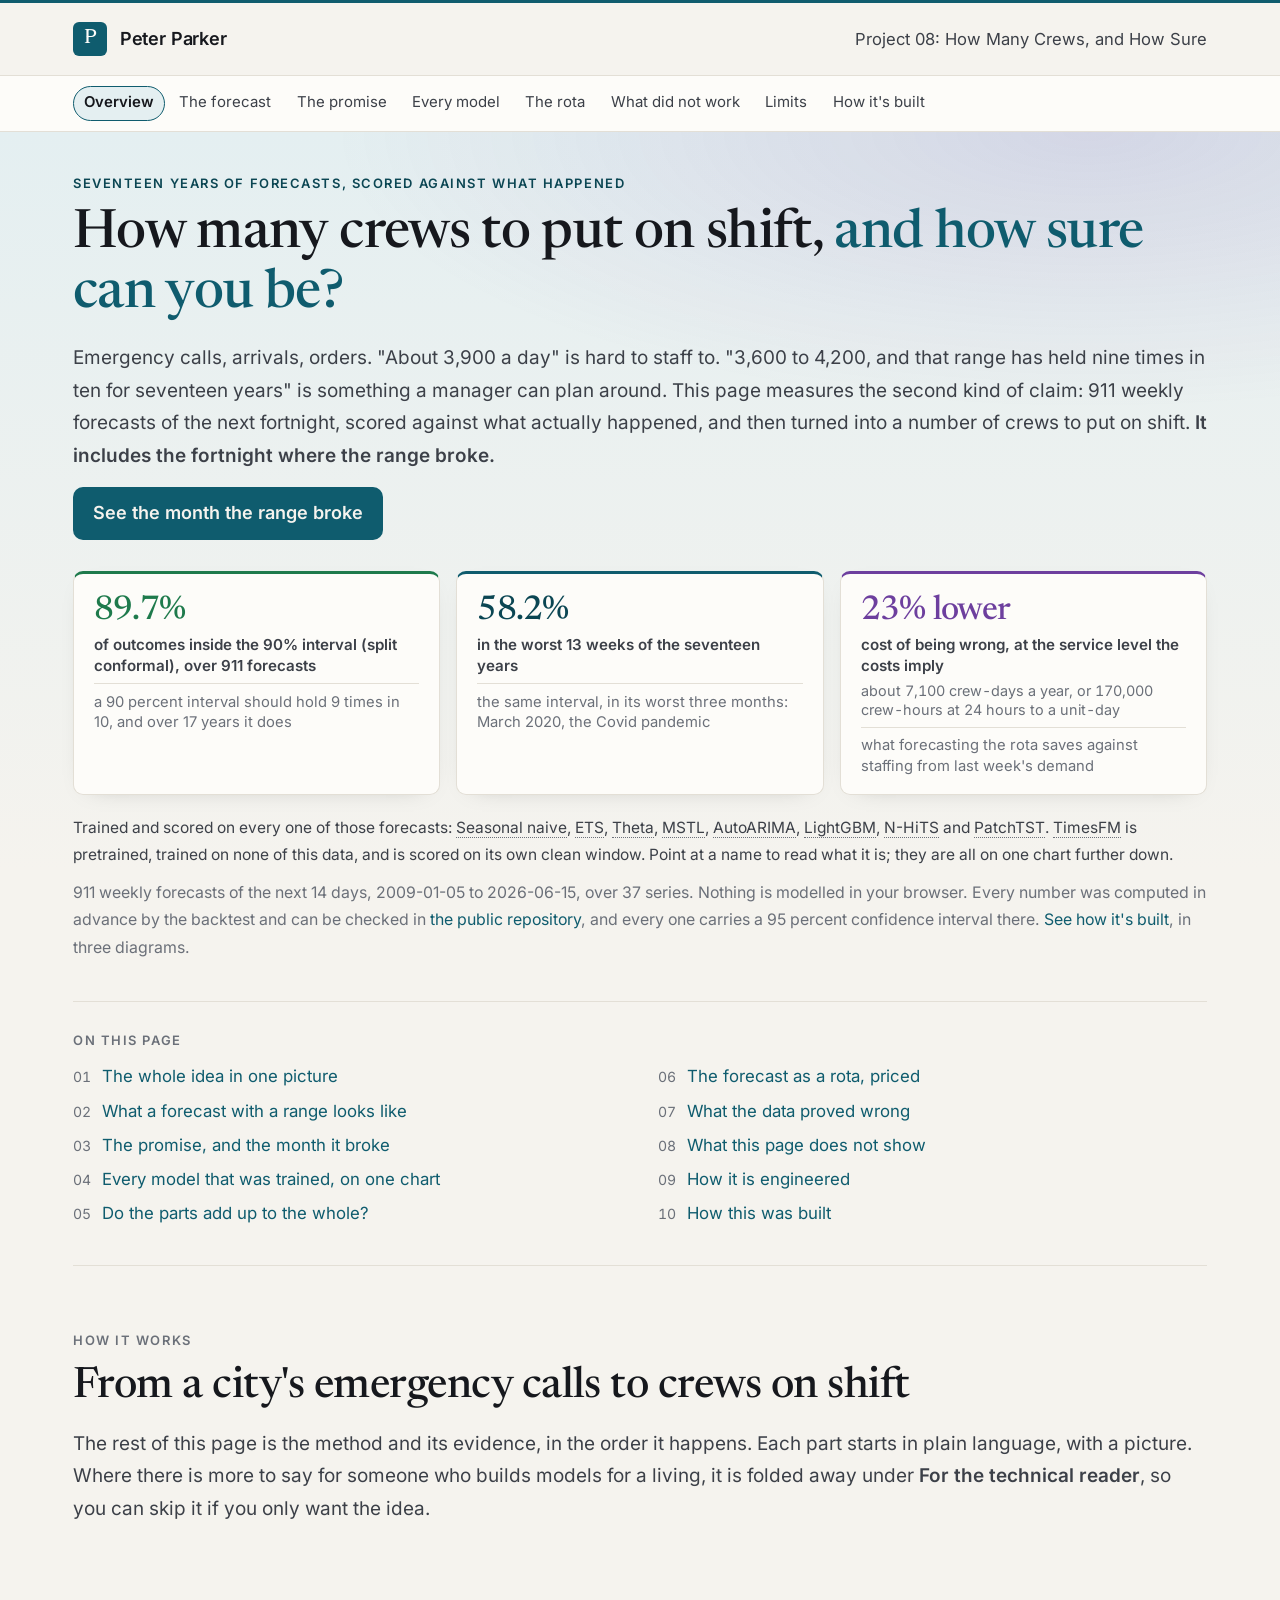
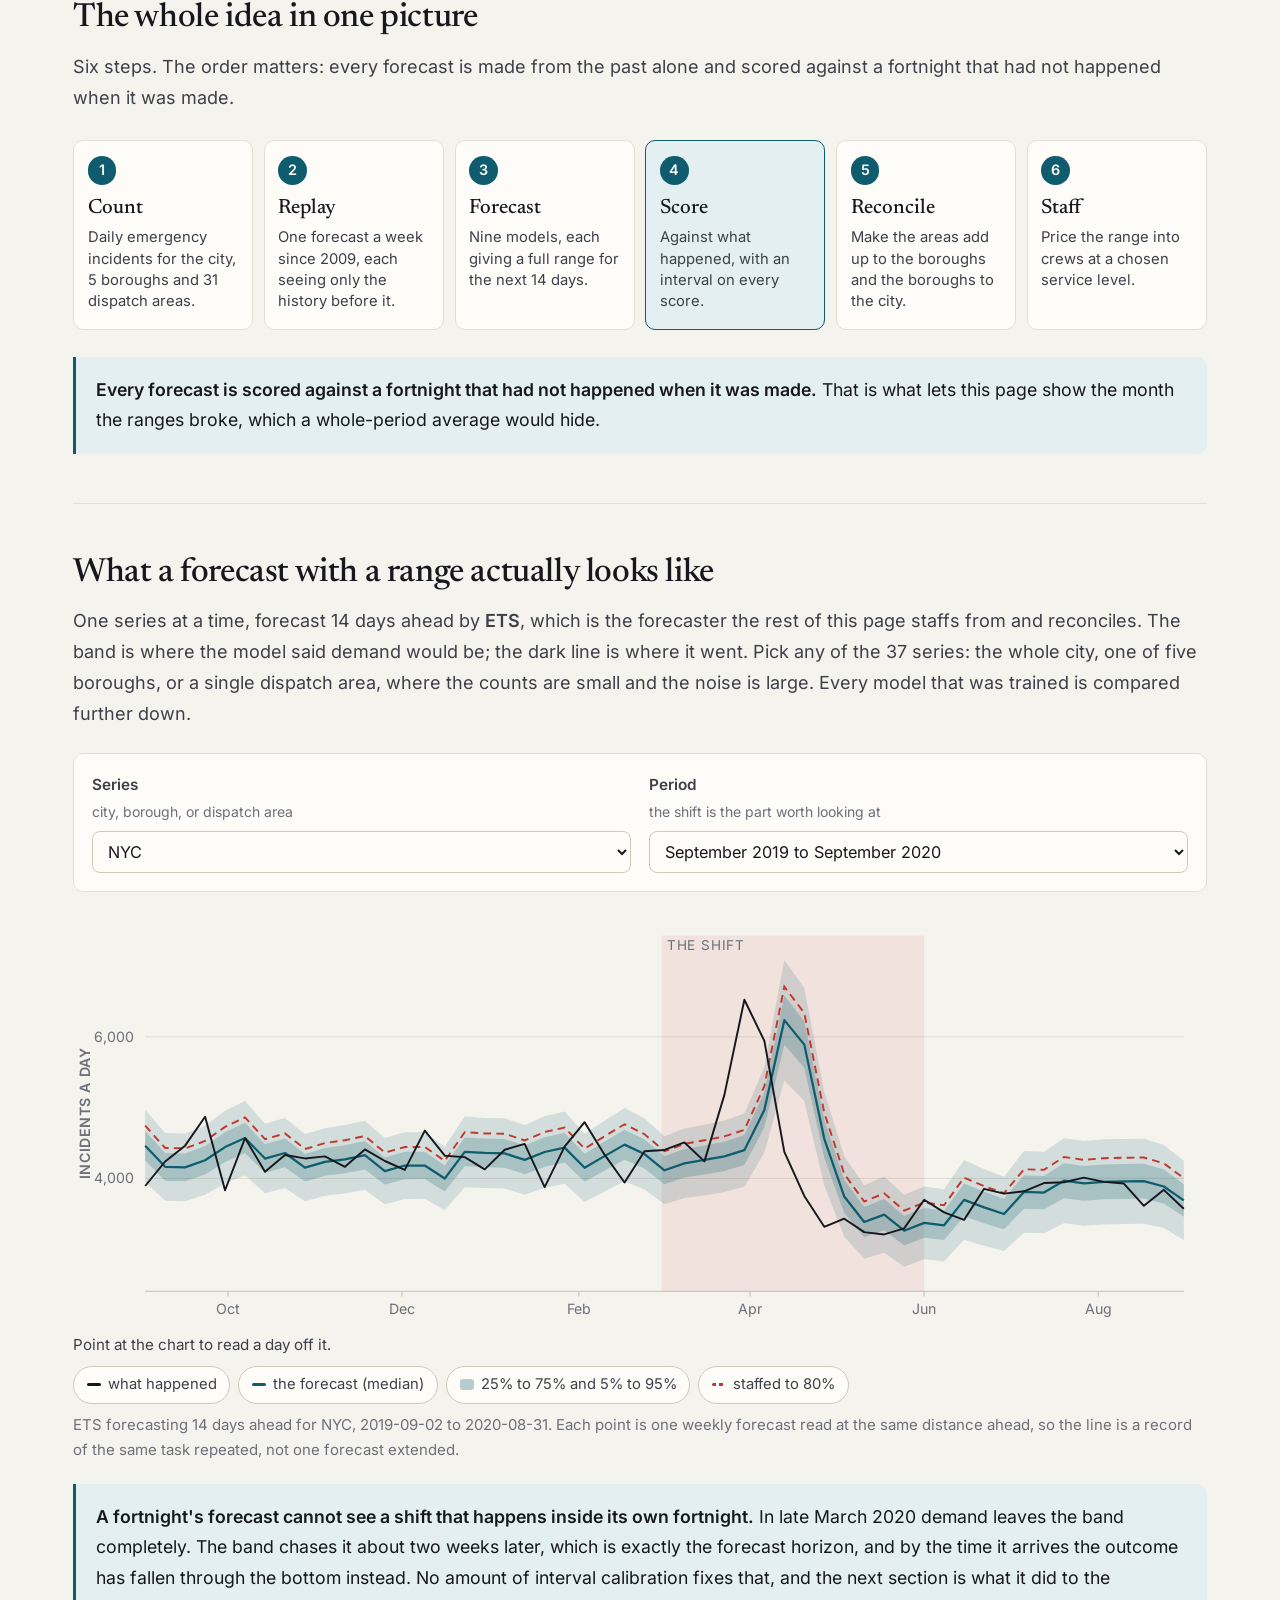
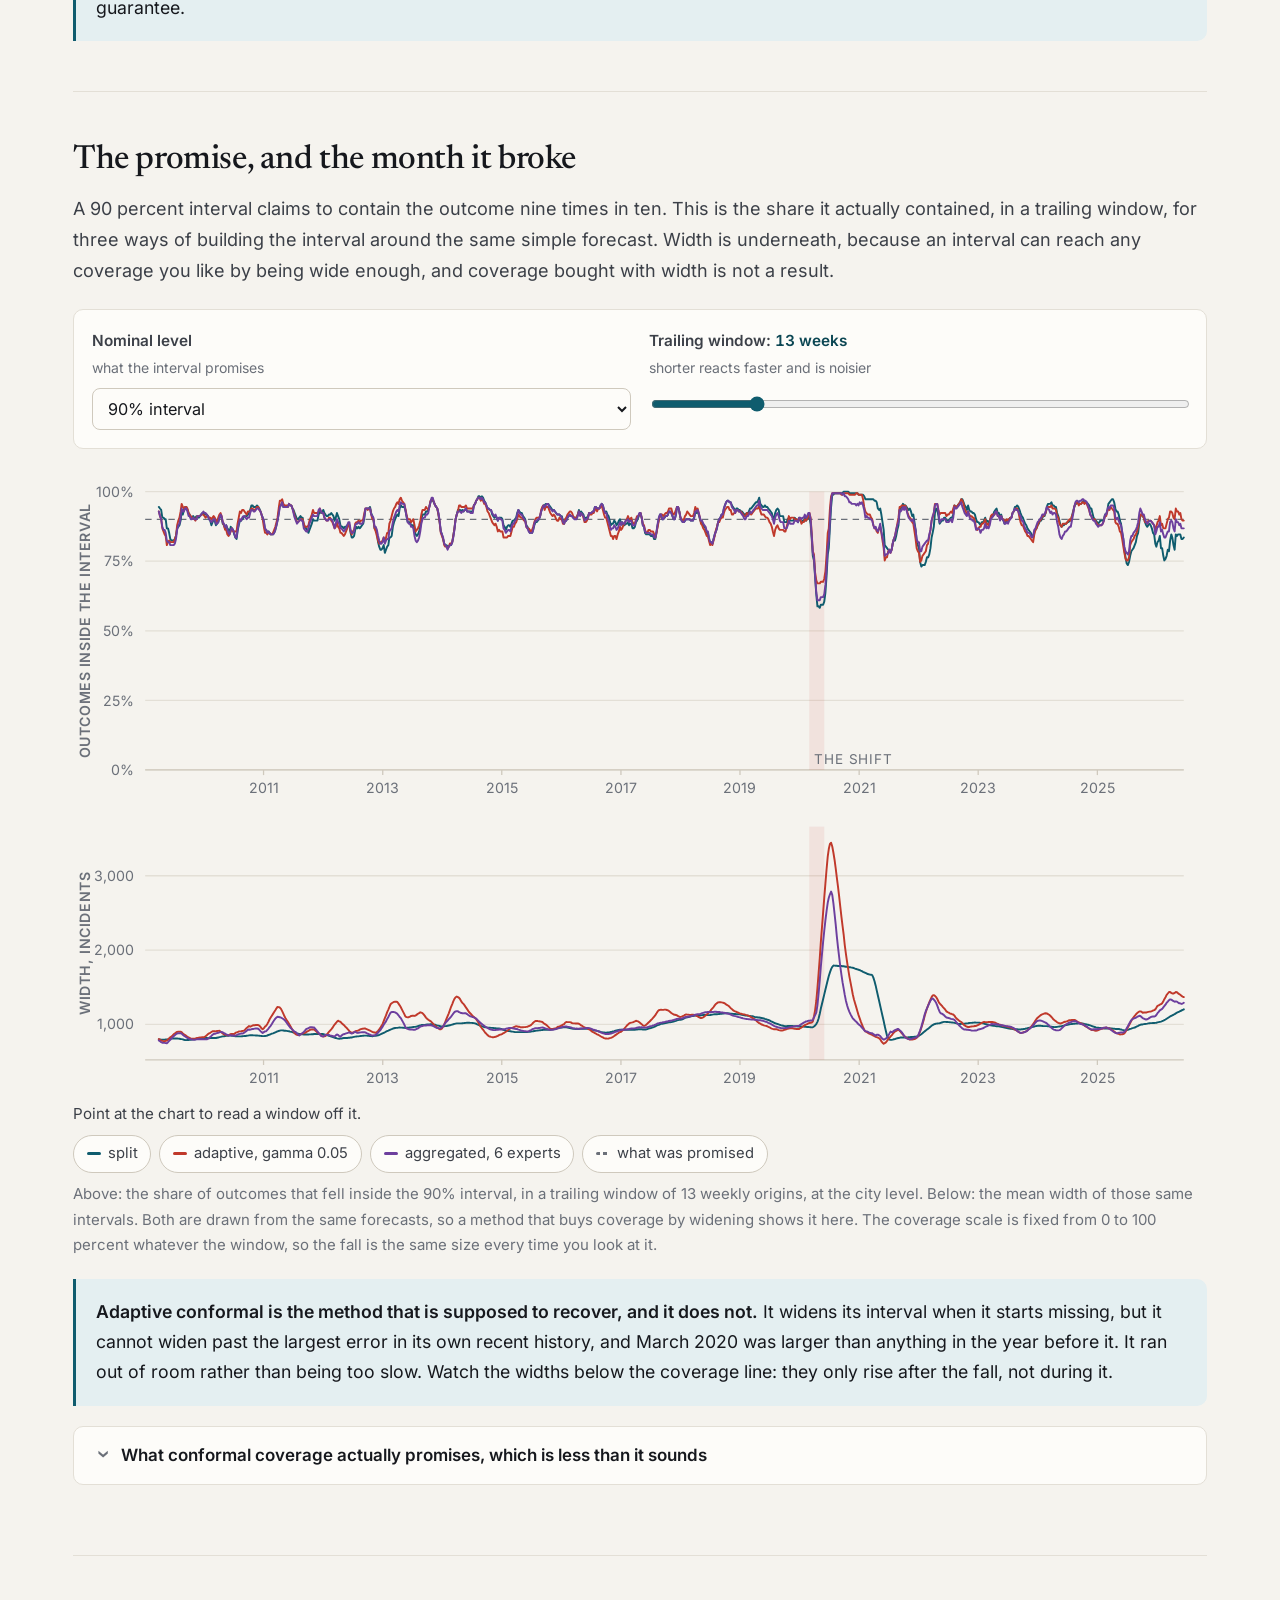
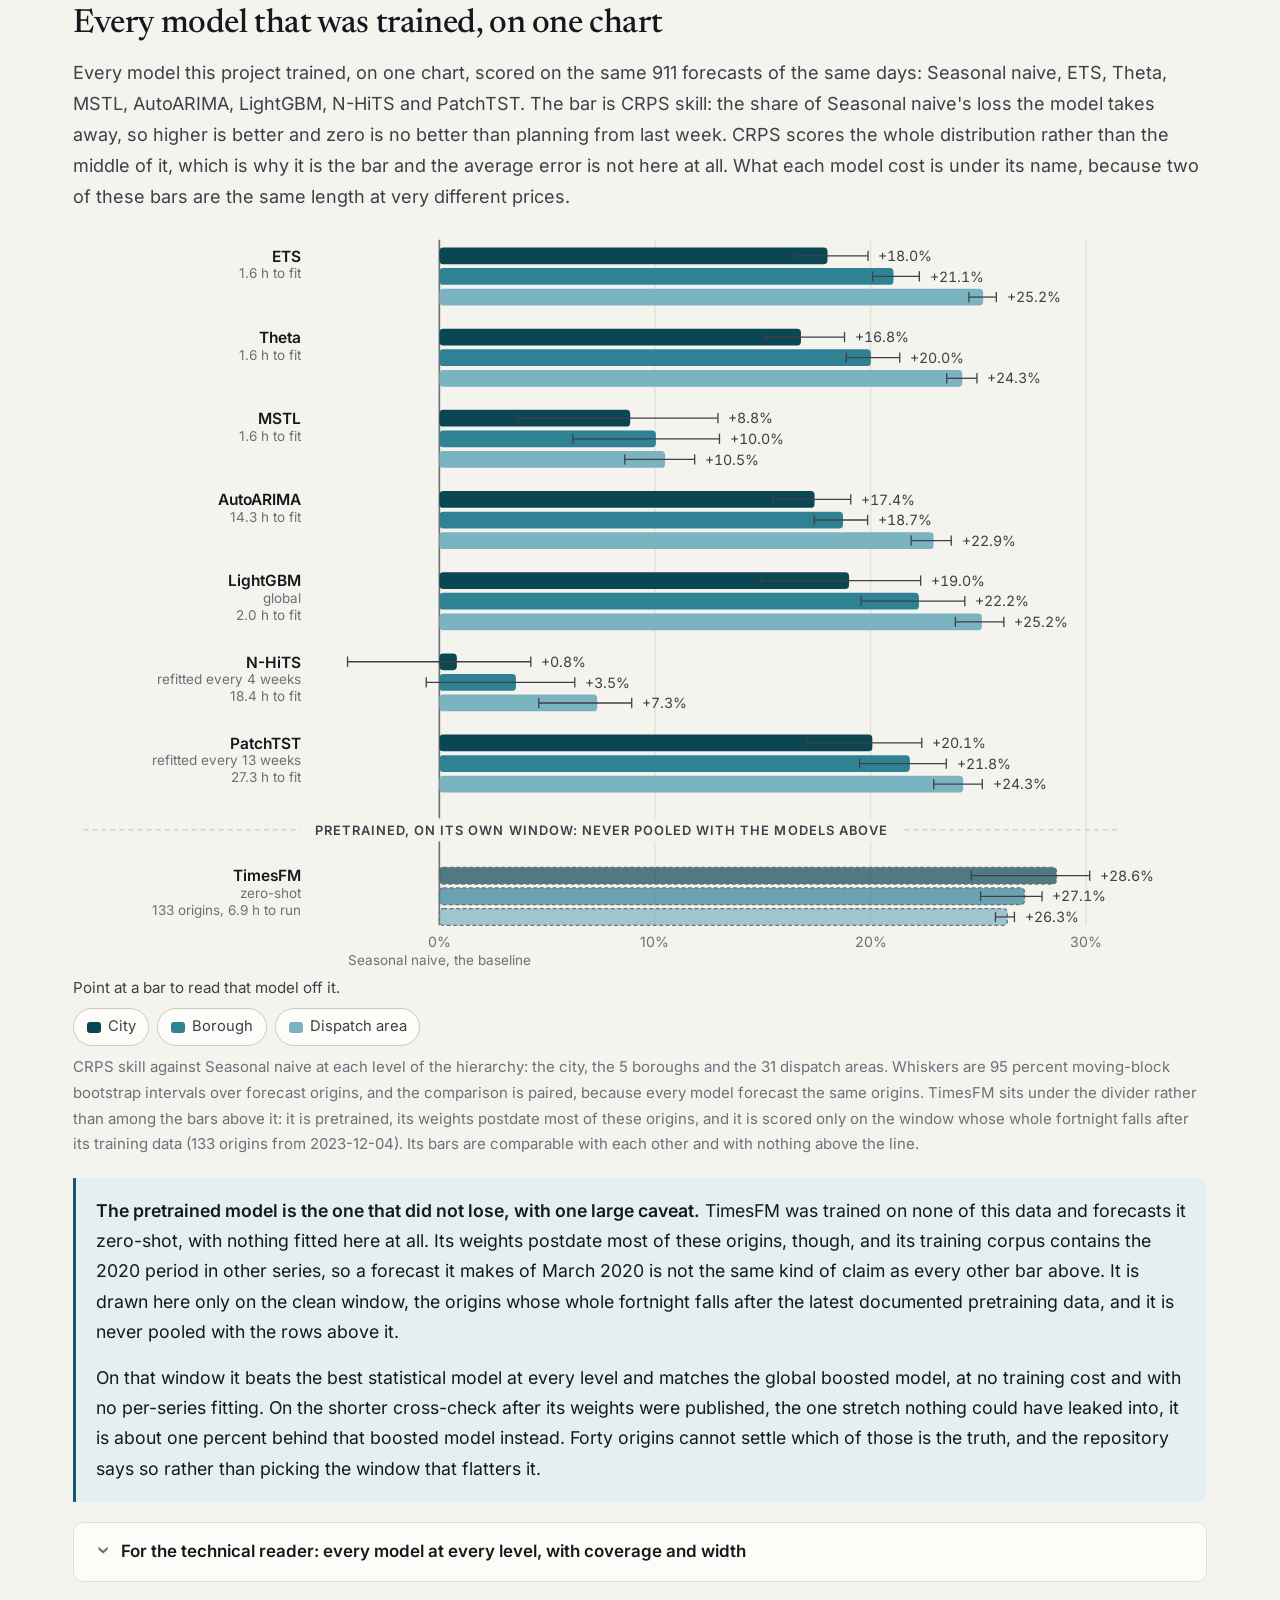
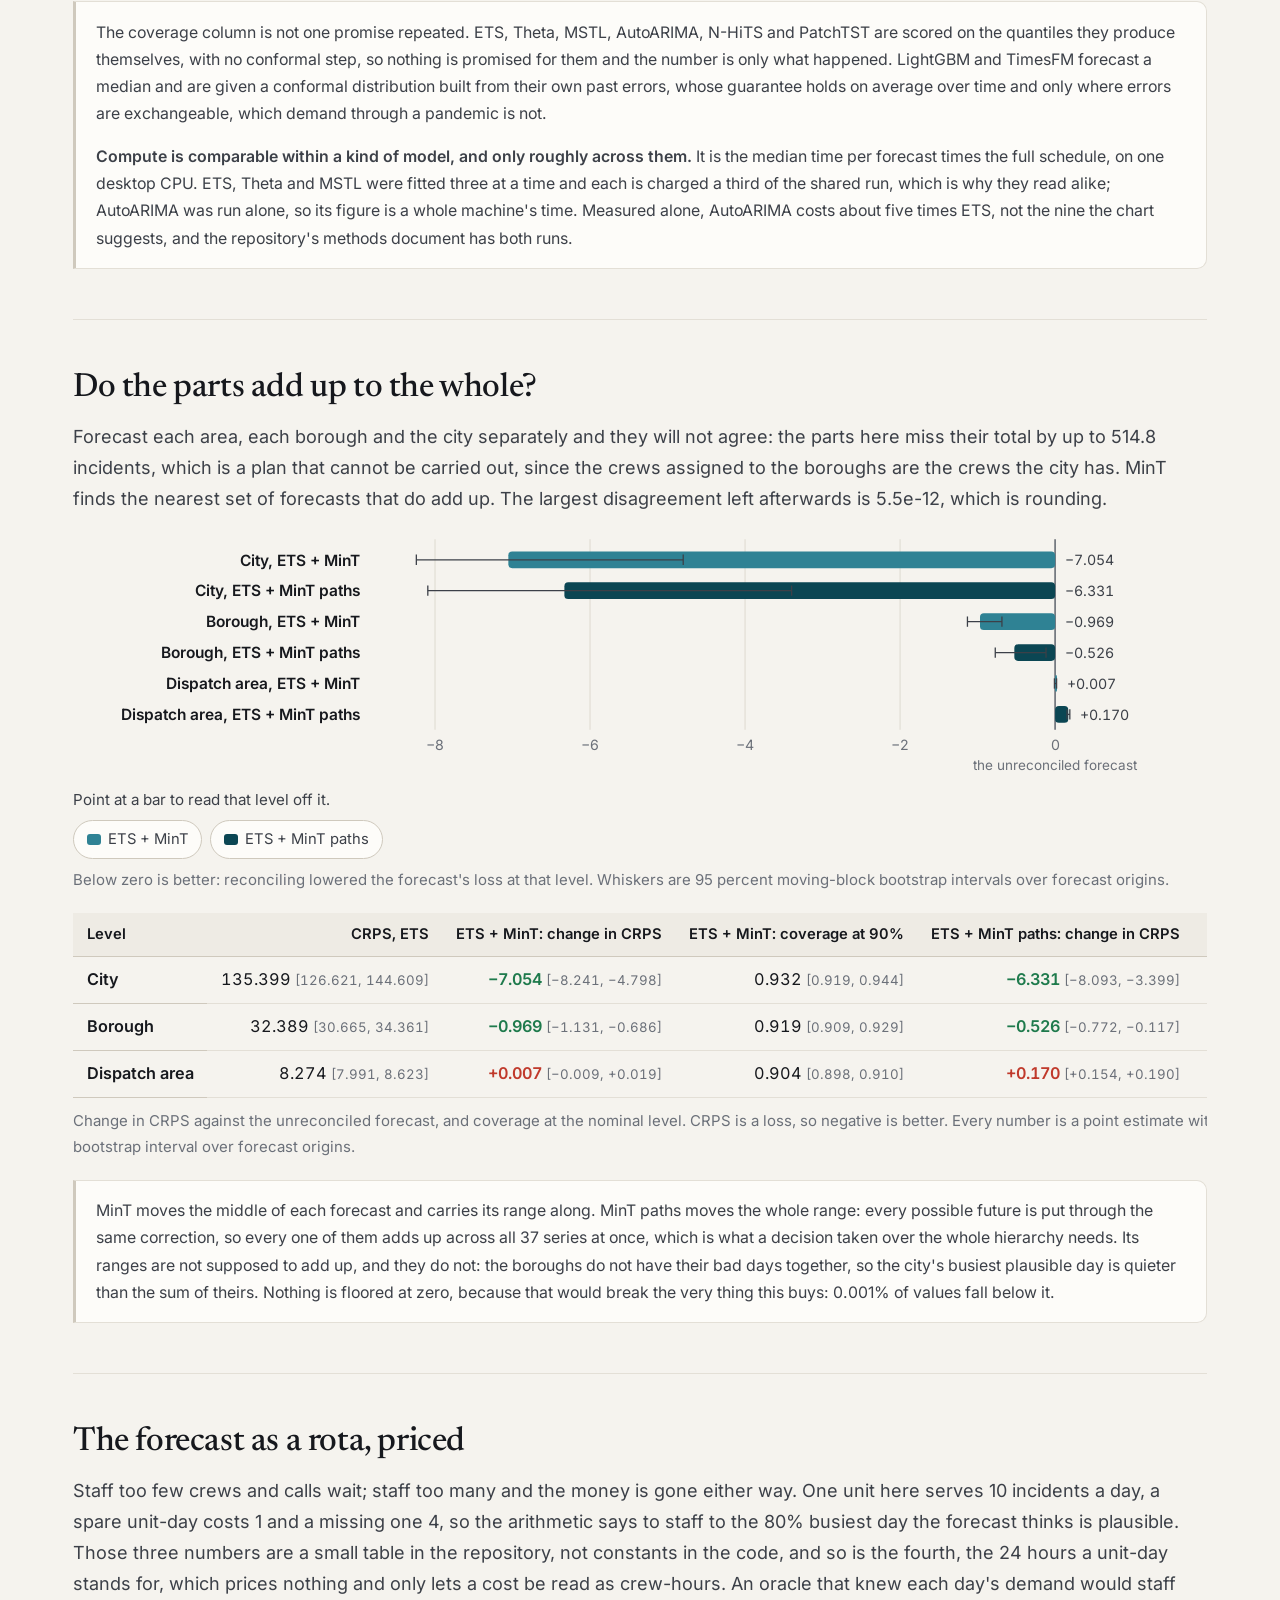
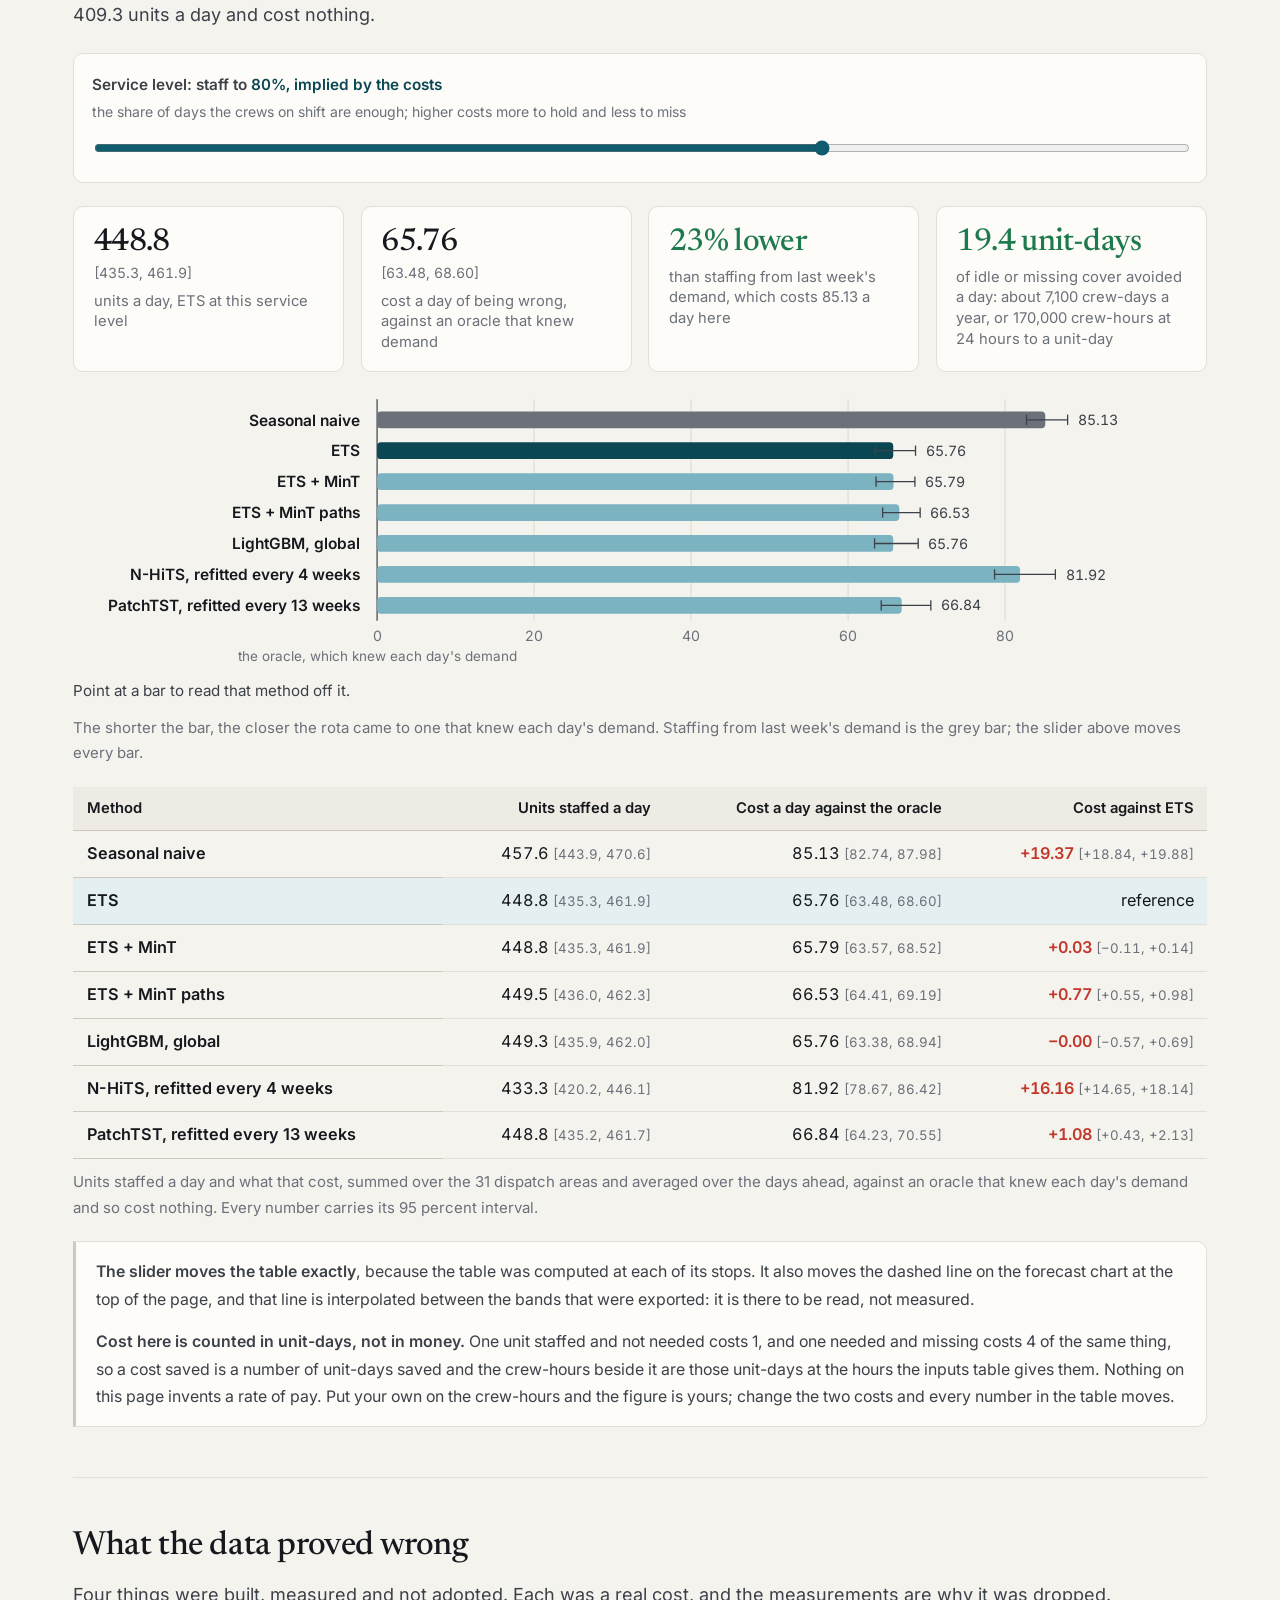
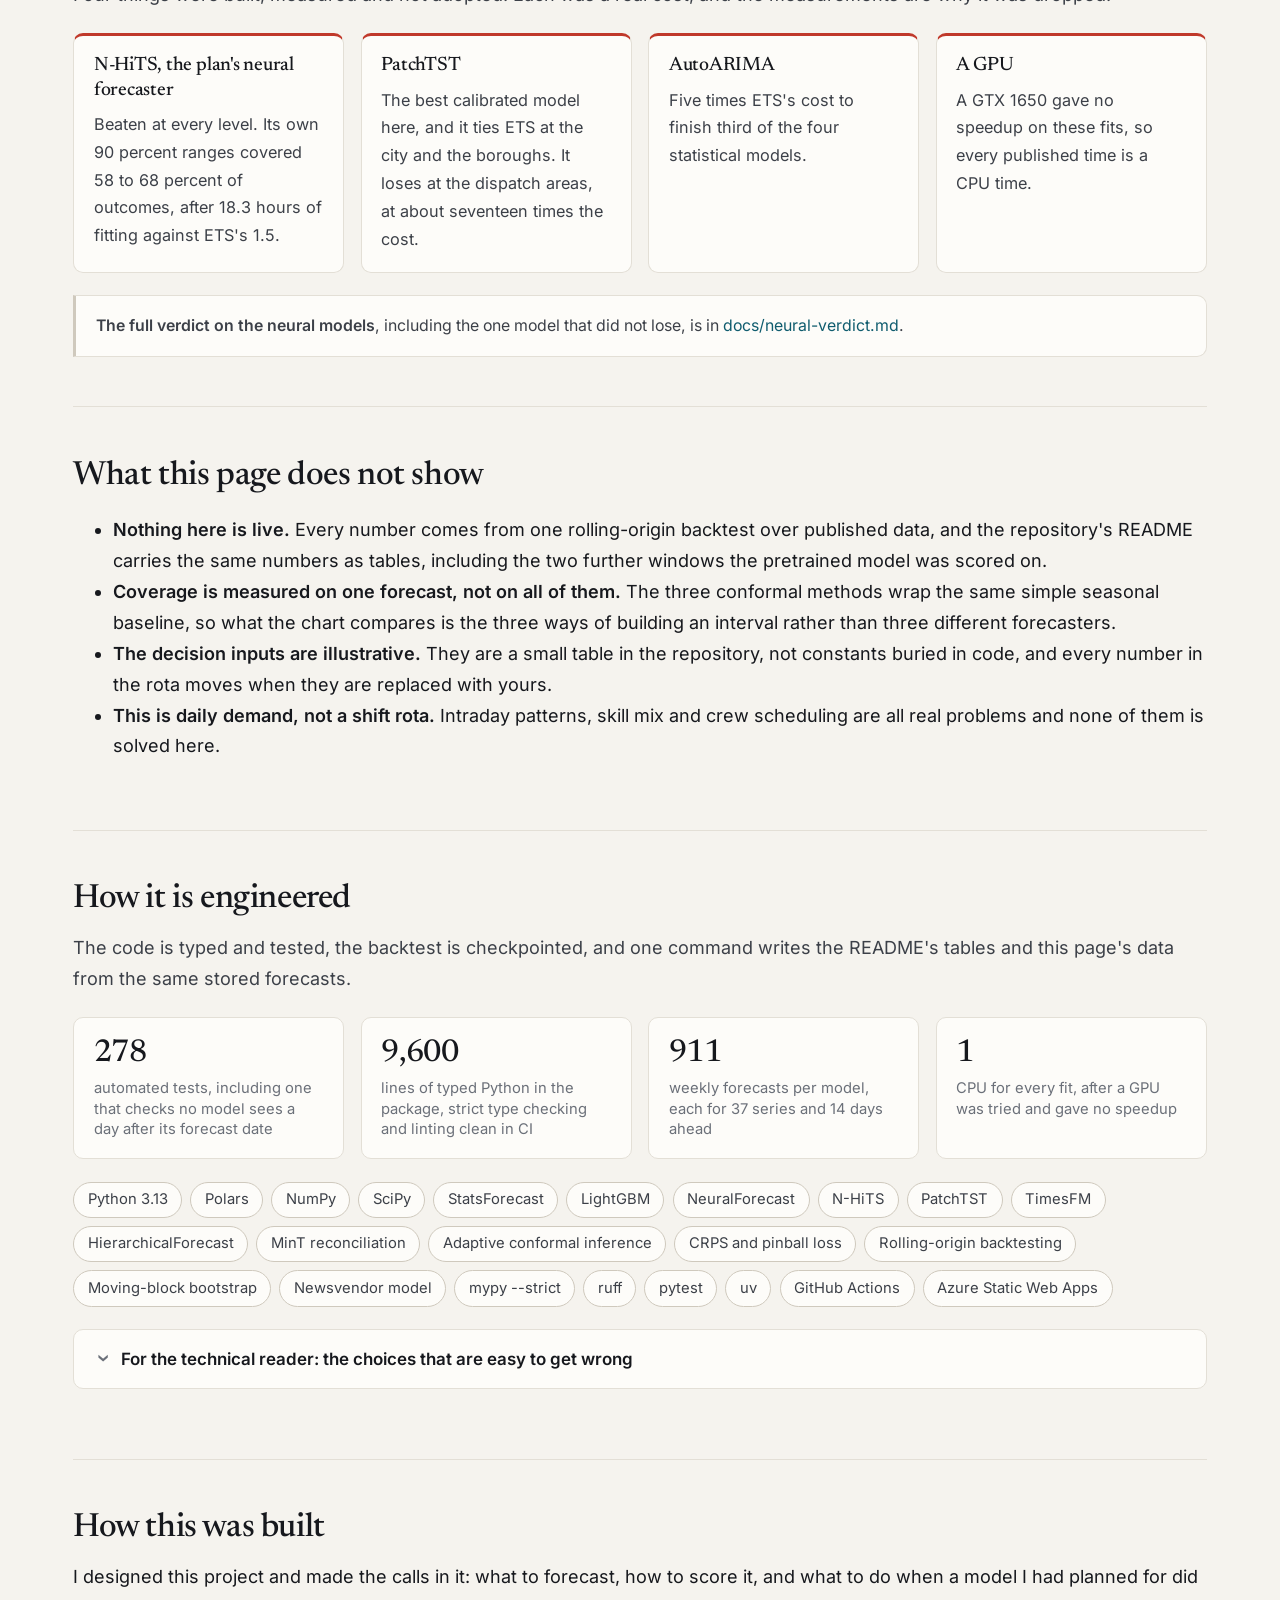
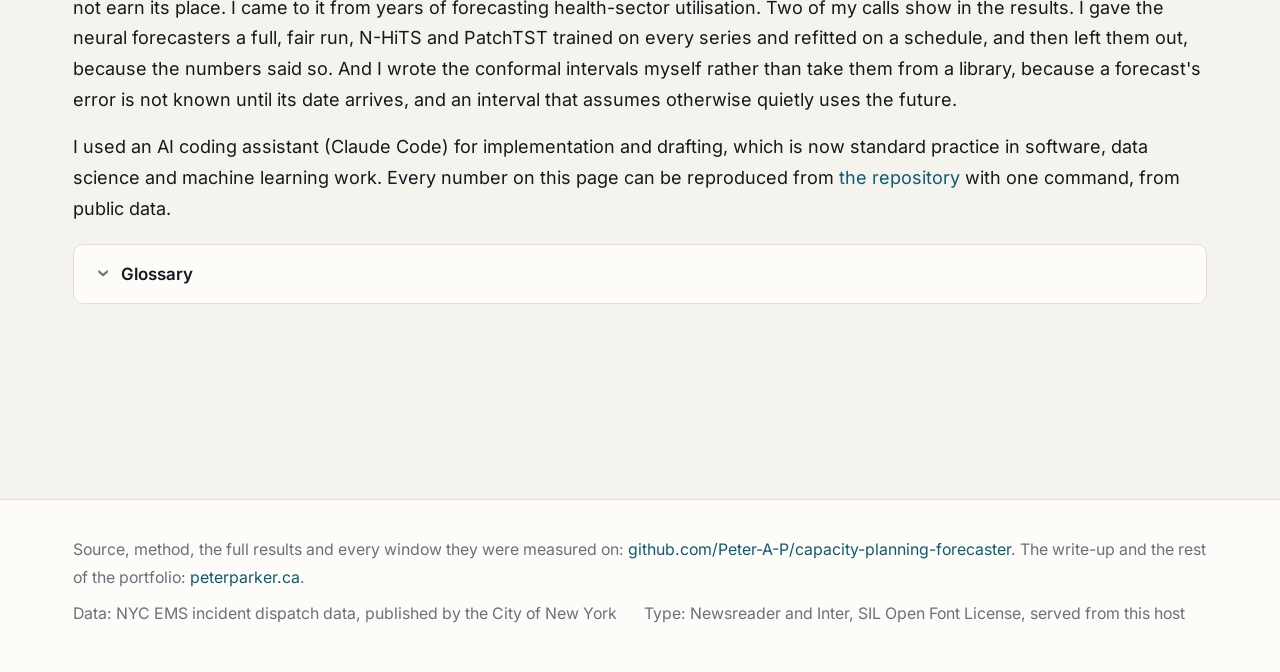
<file: dashboard/index.html>
<!doctype html>
<html lang="en">
<head>
<meta charset="utf-8">
<meta name="viewport" content="width=device-width, initial-scale=1">
<title>How Many Crews, and How Sure: did the forecast's range hold, and what should the rota be?</title>
<meta name="description" content="Interactive results from a rolling-origin backtest of emergency medical demand in New York City. Watch the prediction intervals fail through March 2020, and turn the forecast into a staffing number at a service level you choose. Every number is precomputed and reproducible.">
<meta property="og:type" content="website">
<meta property="og:site_name" content="Peter Parker">
<meta property="og:url" content="https://capacity.peterparker.ca/">
<meta property="og:title" content="How Many Crews, and How Sure">
<meta property="og:description" content="Interactive results from a rolling-origin backtest of emergency medical demand in New York City. Watch the prediction intervals fail through March 2020, and turn the forecast into a staffing number at a service level you choose. Every number is precomputed and reproducible.">
<meta property="og:image" content="https://capacity.peterparker.ca/og.png">
<meta property="og:image:width" content="1200">
<meta property="og:image:height" content="630">
<meta property="og:image:alt" content="How many crews, and how sure?">
<meta name="twitter:card" content="summary_large_image">
<link rel="icon" href="favicon.svg" type="image/svg+xml">
<link rel="apple-touch-icon" href="icon.png">
<link rel="stylesheet" href="style.css">
</head>
<body>
<header class="top">
  <div class="top-inner">
    <a class="brand" href="https://peterparker.ca"><span class="mono-mark" aria-hidden="true">P</span>Peter Parker</a>
    <p class="top-nav"><a href="https://peterparker.ca/projects/capacity-planning-forecaster/">Project 08: How Many Crews, and How Sure</a></p>
  </div>
</header>
<nav class="tabs" aria-label="This site">
  <div class="tabs-inner">
    <a href="index.html" aria-current="page">Overview</a>
    <a href="#fan-panel">The forecast</a>
    <a href="#coverage-panel">The promise</a>
    <a href="#models-panel">Every model</a>
    <a href="#staffing-panel">The rota</a>
    <a href="#refuted">What did not work</a>
    <a href="#honesty">Limits</a>
    <a href="architecture.html">How it's built</a>
  </div>
</nav>
<main>

  <header class="hero">
    <p class="eyebrow">Seventeen years of forecasts, scored against what happened</p>
    <h1>How many crews to put on shift, <span class="hl">and how sure can you be?</span></h1>
    <p class="lead">
      Emergency calls, arrivals, orders. "About 3,900 a day" is hard to staff to. "3,600 to
      4,200, and that range has held nine times in ten for seventeen years" is something a
      manager can plan around. This page measures the second kind of claim: 911 weekly forecasts
      of the next fortnight, scored against what actually happened, and then turned into a number
      of crews to put on shift. <strong>It includes the fortnight where the range broke.</strong>
    </p>
    <p class="hero-cta"><a class="button" href="#coverage-panel">See the month the range broke</a></p>
    <div class="hero-points">
      <div class="point good">
        <span class="point-figure up" id="hero-coverage">...</span>
        <span class="point-unit" id="hero-coverage-unit"></span>
        <span class="point-label">a 90 percent interval should hold 9 times in 10, and over 17 years it does</span>
      </div>
      <div class="point">
        <span class="point-figure" id="hero-worst">...</span>
        <span class="point-unit" id="hero-worst-unit"></span>
        <span class="point-label">the same interval, in its worst three months: March 2020, the Covid pandemic</span>
      </div>
      <div class="point violet">
        <span class="point-figure up" id="hero-saving">...</span>
        <span class="point-unit" id="hero-saving-unit"></span>
        <span class="point-extra" id="hero-saving-worth"></span>
        <span class="point-label">what forecasting the rota saves against staffing from last week's demand</span>
      </div>
    </div>
    <p class="hero-models" id="hero-models"></p>
    <div class="visually-hidden" id="model-notes"></div>
    <p class="hero-note">
      <span id="hero-context">Nothing is modelled in your browser.</span> Every number was computed
      in advance by the backtest and can be checked in
      <a href="https://github.com/Peter-A-P/capacity-planning-forecaster">the public repository</a>,
      and every one carries a 95 percent confidence interval there.
      <a href="architecture.html">See how it's built</a>, in three diagrams.
    </p>
  </header>

  <nav class="toc" aria-label="On this page">
    <p class="eyebrow">On this page</p>
    <ol>
      <li><a href="#picture">The whole idea in one picture</a></li>
      <li><a href="#fan-panel">What a forecast with a range looks like</a></li>
      <li><a href="#coverage-panel">The promise, and the month it broke</a></li>
      <li><a href="#models-panel">Every model that was trained, on one chart</a></li>
      <li><a href="#reconciliation-panel">Do the parts add up to the whole?</a></li>
      <li><a href="#staffing-panel">The forecast as a rota, priced</a></li>
      <li><a href="#refuted">What the data proved wrong</a></li>
      <li><a href="#honesty">What this page does not show</a></li>
      <li><a href="#engineering">How it is engineered</a></li>
      <li><a href="#built">How this was built</a></li>
    </ol>
  </nav>

  <noscript>
    <p class="warning">
      This page draws its charts from two data files in the browser, so it needs JavaScript. The
      same numbers are in the repository's README, as tables.
    </p>
  </noscript>

  <p class="warning" id="failure" hidden></p>

  <div class="part">
    <p class="eyebrow">How it works</p>
    <h2 class="part-title">From a city's emergency calls to crews on shift</h2>
    <p class="lead">
      The rest of this page is the method and its evidence, in the order it happens. Each part
      starts in plain language, with a picture. Where there is more to say for someone who builds
      models for a living, it is folded away under <strong>For the technical reader</strong>, so
      you can skip it if you only want the idea.
    </p>
  </div>

  <section class="section" id="picture">
    <h2>The whole idea in one picture</h2>
    <p class="section-lead">
      Six steps. The order matters: every forecast is made from the past alone and scored against
      a fortnight that had not happened when it was made.
    </p>
    <ol class="pipeline steps-6">
      <li><span class="step">1</span><strong>Count</strong><span>Daily emergency incidents for the city, 5 boroughs and 31 dispatch areas.</span></li>
      <li><span class="step">2</span><strong>Replay</strong><span>One forecast a week since 2009, each seeing only the history before it.</span></li>
      <li><span class="step">3</span><strong>Forecast</strong><span>Nine models, each giving a full range for the next 14 days.</span></li>
      <li class="key"><span class="step">4</span><strong>Score</strong><span>Against what happened, with an interval on every score.</span></li>
      <li><span class="step">5</span><strong>Reconcile</strong><span>Make the areas add up to the boroughs and the boroughs to the city.</span></li>
      <li><span class="step">6</span><strong>Staff</strong><span>Price the range into crews at a chosen service level.</span></li>
    </ol>
    <div class="verdict">
      <p>
        <strong>Every forecast is scored against a fortnight that had not happened when it was
        made.</strong> That is what lets this page show the month the ranges broke, which a
        whole-period average would hide.
      </p>
    </div>
  </section>

  <section class="section" id="fan-panel">
    <h2>What a forecast with a range actually looks like</h2>
    <p class="section-lead">
      One series at a time, forecast <span id="fan-step">14</span> days ahead by
      <strong id="fan-model">the statistical model</strong>, which is the forecaster the rest of
      this page staffs from and reconciles. The band is where the model said demand would be;
      the dark line is where it went. Pick any of the 37 series: the whole city, one of five
      boroughs, or a single dispatch area, where the counts are small and the noise is large.
      Every model that was trained is compared further down.
    </p>

    <div class="controls">
      <div class="control">
        <label for="fan-node">Series
          <span class="hint">city, borough, or dispatch area</span>
        </label>
        <select id="fan-node"></select>
      </div>
      <div class="control">
        <label for="fan-range">Period
          <span class="hint">the shift is the part worth looking at</span>
        </label>
        <select id="fan-range">
          <option value="shift">September 2019 to September 2020</option>
          <option value="recent">The last year</option>
          <option value="all">Every origin, 2009 to 2026</option>
        </select>
      </div>
    </div>

    <figure class="chart-figure">
      <div id="fan-chart" class="chart"></div>
      <p class="readout" id="fan-readout"></p>
      <div class="legend" id="fan-legend"></div>
      <figcaption id="fan-caption"></figcaption>
    </figure>

    <div class="verdict">
      <p>
        <strong>A fortnight's forecast cannot see a shift that happens inside its own fortnight.</strong>
        In late March 2020 demand leaves the band completely. The band chases it about two weeks
        later, which is exactly the forecast horizon, and by the time it arrives the outcome has
        fallen through the bottom instead. No amount of interval calibration fixes that, and the
        next section is what it did to the guarantee.
      </p>
    </div>
  </section>

  <section class="section" id="coverage-panel">
    <h2>The promise, and the month it broke</h2>
    <p class="section-lead">
      A 90 percent interval claims to contain the outcome nine times in ten. This is the share it
      actually contained, in a trailing window, for three ways of building the interval around the
      same simple forecast. Width is underneath, because an interval can reach any coverage you
      like by being wide enough, and coverage bought with width is not a result.
    </p>

    <div class="controls">
      <div class="control">
        <label for="coverage-nominal">Nominal level
          <span class="hint">what the interval promises</span>
        </label>
        <select id="coverage-nominal"></select>
      </div>
      <div class="control">
        <label for="coverage-window">Trailing window: <output id="coverage-window-out"></output>
          <span class="hint">shorter reacts faster and is noisier</span>
        </label>
        <input type="range" id="coverage-window" min="4" max="52" step="1">
      </div>
    </div>

    <figure class="chart-figure">
      <div id="coverage-chart" class="chart"></div>
      <p class="readout" id="coverage-readout"></p>
      <div class="legend" id="coverage-legend"></div>
      <figcaption id="coverage-caption"></figcaption>
    </figure>

    <div class="verdict">
      <p>
        <strong>Adaptive conformal is the method that is supposed to recover, and it does not.</strong>
        It widens its interval when it starts missing, but it cannot widen past the largest error
        in its own recent history, and March 2020 was larger than anything in the year before it.
        It ran out of room rather than being too slow. Watch the widths below the coverage line:
        they only rise after the fall, not during it.
      </p>
    </div>

    <details class="disclose">
      <summary>What conformal coverage actually promises, which is less than it sounds</summary>
      <p>
        Split, adaptive and aggregated conformal all calibrate an interval on past errors, and
        their guarantee holds <strong>on average over time</strong>, and only if the errors are
        exchangeable: loosely, that tomorrow's mistakes look like a shuffled version of last
        year's. Demand through a pandemic is not exchangeable, so no coverage is promised in any
        one window, and none was delivered.
      </p>
      <p>
        The implementation is working as designed; the guarantee is weaker than it sounds. A
        whole-period average would report 0.90 and say nothing at all about the month that
        mattered. The repository's methods document names the remedy, which this project does not
        attempt.
      </p>
    </details>
  </section>

  <section class="section" id="models-panel">
    <h2>Every model that was trained, on one chart</h2>
    <p class="section-lead" id="models-lede"></p>

    <figure class="chart-figure">
      <div id="models-chart" class="chart wide-chart"></div>
      <p class="readout" id="models-readout"></p>
      <div class="legend" id="models-legend"></div>
      <figcaption id="models-caption"></figcaption>
    </figure>

    <div class="verdict">
      <p>
        <strong>The pretrained model is the one that did not lose, with one large
        caveat.</strong> TimesFM was trained on none of this data and forecasts it
        zero-shot, with nothing fitted here at all. Its weights postdate most of these origins,
        though, and its training corpus contains the 2020 period in other series, so a forecast
        it makes of March 2020 is not the same kind of claim as every other bar above. It is
        drawn here only on the clean window, the origins whose whole fortnight falls after the
        latest documented pretraining data, and it is never pooled with the rows above it.
      </p>
      <p>
        On that window it beats the best statistical model at every level and matches the global
        boosted model, at no training cost and with no per-series fitting. On the shorter
        cross-check after its weights were published, the one stretch nothing could have leaked
        into, it is about one percent behind that boosted model instead. Forty origins cannot
        settle which of those is the truth, and the repository says so rather than picking the
        window that flatters it.
      </p>
    </div>

    <details class="disclose">
      <summary>For the technical reader: every model at every level, with coverage and width</summary>
      <div class="table-wrap">
        <table id="models-table" class="tight">
          <caption id="models-table-caption"></caption>
        </table>
      </div>
    </details>

    <div class="assumption">
      <p id="models-note"></p>
      <p>
        <strong>Compute is comparable within a kind of model, and only roughly across them.</strong>
        It is the median time per forecast times the full schedule, on one desktop CPU. ETS,
        Theta and MSTL were fitted three at a time and each is charged a third of the shared
        run, which is why they read alike; AutoARIMA was run alone, so its figure is a whole
        machine's time. Measured alone, AutoARIMA costs about five times ETS, not the nine the
        chart suggests, and the repository's methods document has both runs.
      </p>
    </div>
  </section>

  <section class="section" id="reconciliation-panel">
    <h2>Do the parts add up to the whole?</h2>
    <p class="section-lead" id="reconciliation-lede"></p>

    <figure class="chart-figure">
      <div id="reconciliation-chart" class="chart wide-chart"></div>
      <p class="readout" id="reconciliation-readout"></p>
      <div class="legend" id="reconciliation-legend"></div>
      <figcaption>
        Below zero is better: reconciling lowered the forecast's loss at that level. Whiskers are
        95 percent moving-block bootstrap intervals over forecast origins.
      </figcaption>
    </figure>

    <div class="table-wrap">
      <table id="reconciliation-table">
        <caption>
          Change in CRPS against the unreconciled forecast, and coverage at the nominal level.
          CRPS is a loss, so negative is better. Every number is a point estimate with a 95
          percent moving-block bootstrap interval over forecast origins.
        </caption>
      </table>
    </div>

    <div class="assumption" id="reconciliation-note"></div>
  </section>

  <section class="section" id="staffing-panel">
    <h2>The forecast as a rota, priced</h2>
    <p class="section-lead" id="staffing-lede"></p>

    <div class="controls">
      <div class="control wide">
        <label for="service-level">Service level: staff to <output id="service-level-out"></output>
          <span class="hint">the share of days the crews on shift are enough; higher costs more to hold and less to miss</span>
        </label>
        <input type="range" id="service-level" min="0" max="1" step="1">
      </div>
    </div>

    <section class="headline" id="staffing-headline" aria-live="polite"></section>

    <figure class="chart-figure">
      <div id="staffing-chart" class="chart wide-chart"></div>
      <p class="readout" id="staffing-readout"></p>
      <figcaption>
        The shorter the bar, the closer the rota came to one that knew each day's demand.
        Staffing from last week's demand is the grey bar; the slider above moves every bar.
      </figcaption>
    </figure>

    <div class="table-wrap">
      <table id="staffing-table">
        <caption>
          Units staffed a day and what that cost, summed over the 31 dispatch areas and averaged
          over the days ahead, against an oracle that knew each day's demand and so cost nothing.
          Every number carries its 95 percent interval.
        </caption>
      </table>
    </div>

    <div class="assumption">
      <p>
        <strong>The slider moves the table exactly</strong>, because the table was computed at each
        of its stops. It also moves the dashed line on the forecast chart at the top of the page,
        and that line is interpolated between the bands that were exported: it is there to be
        read, not measured.
      </p>
      <p>
        <strong>Cost here is counted in unit-days, not in money.</strong> One unit staffed and not
        needed costs 1, and one needed and missing costs 4 of the same thing, so a cost saved is a
        number of unit-days saved and the crew-hours beside it are those unit-days at the hours
        the inputs table gives them. Nothing on this page invents a rate of pay. Put your own on
        the crew-hours and the figure is yours; change the two costs and every number in the table
        moves.
      </p>
    </div>
  </section>

  <section class="section" id="refuted">
    <h2>What the data proved wrong</h2>
    <p class="section-lead">
      Four things were built, measured and not adopted. Each was a real cost, and the
      measurements are why it was dropped.
    </p>
    <div class="cards">
      <article class="card-note">
        <h3>N-HiTS, the plan's neural forecaster</h3>
        <p>Beaten at every level. Its own 90 percent ranges covered 58 to 68 percent of outcomes, after 18.3 hours of fitting against ETS's 1.5.</p>
      </article>
      <article class="card-note">
        <h3>PatchTST</h3>
        <p>The best calibrated model here, and it ties ETS at the city and the boroughs. It loses at the dispatch areas, at about seventeen times the cost.</p>
      </article>
      <article class="card-note">
        <h3>AutoARIMA</h3>
        <p>Five times ETS's cost to finish third of the four statistical models.</p>
      </article>
      <article class="card-note">
        <h3>A GPU</h3>
        <p>A GTX 1650 gave no speedup on these fits, so every published time is a CPU time.</p>
      </article>
    </div>
    <div class="assumption">
      <p>
        <strong>The full verdict on the neural models</strong>, including the one model that did
        not lose, is in
        <a href="https://github.com/Peter-A-P/capacity-planning-forecaster/blob/main/docs/neural-verdict.md">docs/neural-verdict.md</a>.
      </p>
    </div>
  </section>

  <section class="section" id="honesty">
    <h2>What this page does not show</h2>
    <ul>
      <li>
        <strong>Nothing here is live.</strong> Every number comes from one rolling-origin backtest
        over published data, and the repository's README carries the same numbers as tables,
        including the two further windows the pretrained model was scored on.
      </li>
      <li>
        <strong>Coverage is measured on one forecast, not on all of them.</strong> The three
        conformal methods wrap the same simple seasonal baseline, so what the chart compares is
        the three ways of building an interval rather than three different forecasters.
      </li>
      <li>
        <strong>The decision inputs are illustrative.</strong> They are a small table in the
        repository, not constants buried in code, and every number in the rota moves when they are
        replaced with yours.
      </li>
      <li>
        <strong>This is daily demand, not a shift rota.</strong> Intraday patterns, skill mix and
        crew scheduling are all real problems and none of them is solved here.
      </li>
    </ul>
  </section>

  <section class="section" id="engineering">
    <h2>How it is engineered</h2>
    <p class="section-lead">
      The code is typed and tested, the backtest is checkpointed, and one command writes the
      README's tables and this page's data from the same stored forecasts.
    </p>
    <div class="headline">
      <div class="stat"><span class="figure">278</span><span class="caption">automated tests, including one that checks no model sees a day after its forecast date</span></div>
      <div class="stat"><span class="figure">9,600</span><span class="caption">lines of typed Python in the package, strict type checking and linting clean in CI</span></div>
      <div class="stat"><span class="figure">911</span><span class="caption">weekly forecasts per model, each for 37 series and 14 days ahead</span></div>
      <div class="stat"><span class="figure">1</span><span class="caption">CPU for every fit, after a GPU was tried and gave no speedup</span></div>
    </div>
    <ul class="chips" aria-label="Tools and techniques">
      <li>Python 3.13</li><li>Polars</li><li>NumPy</li><li>SciPy</li><li>StatsForecast</li>
      <li>LightGBM</li><li>NeuralForecast</li><li>N-HiTS</li><li>PatchTST</li><li>TimesFM</li>
      <li>HierarchicalForecast</li><li>MinT reconciliation</li><li>Adaptive conformal inference</li>
      <li>CRPS and pinball loss</li><li>Rolling-origin backtesting</li><li>Moving-block bootstrap</li>
      <li>Newsvendor model</li><li>mypy --strict</li><li>ruff</li><li>pytest</li><li>uv</li>
      <li>GitHub Actions</li><li>Azure Static Web Apps</li>
    </ul>
    <details class="disclose">
      <summary>For the technical reader: the choices that are easy to get wrong</summary>
      <ul>
        <li><strong>Conformal is written here, not imported.</strong> With weekly origins, a 14-day forecast's error has not happened yet at the next origin, and a library that assumes it has leaks the future into the interval.</li>
        <li><strong>The foundation model is scored only after its training data ends.</strong> TimesFM is drawn on its own clean window and never pooled with the models trained here.</li>
        <li><strong>Every comparison is paired over the same origins</strong>, and the intervals resample whole blocks of weeks, because neighbouring weeks are not independent.</li>
        <li><strong>Reconciliation moves every simulated future, not only the median</strong>, so a decision taken over the whole city is taken on futures that add up.</li>
        <li><strong>The decision inputs are a file, not constants.</strong> The two costs and the demand per crew sit in <code>inputs/decision.toml</code>, and every number in the rota moves when they change.</li>
        <li><strong>The page is served with the headers the host sends</strong>, locally too, so a page that only works without its content security policy is caught before it ships.</li>
      </ul>
    </details>
  </section>

  <section class="section" id="built">
    <h2>How this was built</h2>
    <p>
      I designed this project and made the calls in it: what to forecast, how to score it, and
      what to do when a model I had planned for did not earn its place. I came to it from years
      of forecasting health-sector utilisation. Two of my calls show in the results. I gave the
      neural forecasters a full, fair run, N-HiTS and PatchTST trained on every series and
      refitted on a schedule, and then left them out, because the numbers said so. And I wrote
      the conformal intervals myself rather than take them from a library, because a forecast's
      error is not known until its date arrives, and an interval that assumes otherwise quietly
      uses the future.
    </p>
    <p>
      I used an AI coding assistant (Claude Code) for implementation and drafting, which is now
      standard practice in software, data science and machine learning work. Every number on this
      page can be reproduced from
      <a href="https://github.com/Peter-A-P/capacity-planning-forecaster">the repository</a> with
      one command, from public data.
    </p>
    <details class="disclose">
      <summary>Glossary</summary>
      <dl class="glossary">
        <dt>Backtest</dt><dd>Forecasting dates that have already happened, using only what was known before each one, and scoring the forecasts against what did happen.</dd>
        <dt>Forecast origin</dt><dd>The date a forecast is made from. Here there is one a week, and each forecasts the next 14 days.</dd>
        <dt>Prediction interval</dt><dd>A range a forecast says the outcome will fall in, with a stated chance. A 90 percent interval should contain the outcome nine times in ten.</dd>
        <dt>Coverage</dt><dd>How often an interval actually contained the outcome. Compared with the nominal level, it says whether the interval kept its promise.</dd>
        <dt>Conformal prediction</dt><dd>A way of building intervals from a model's own past errors so that they hold as often as they claim, on average over time, as long as tomorrow's errors look like a shuffle of past ones.</dd>
        <dt>CRPS</dt><dd>Continuous ranked probability score. It scores a whole forecast range against what happened, rewarding ranges that are both close and as narrow as the truth allows. Lower is better.</dd>
        <dt>Skill</dt><dd>The share of the baseline's loss a model removes. Zero is no better than planning from last week; higher is better.</dd>
        <dt>Seasonal naive</dt><dd>The baseline: each day forecast as the same weekday one or two weeks earlier.</dd>
        <dt>Reconciliation (MinT)</dt><dd>Adjusting forecasts made separately for the areas, the boroughs and the city so that they add up, by the smallest change the errors allow.</dd>
        <dt>Moving-block bootstrap</dt><dd>Estimating an interval by resampling whole runs of consecutive weeks, because neighbouring weeks are not independent.</dd>
        <dt>Service level</dt><dd>The share of days the crews on shift are enough for the demand.</dd>
        <dt>Newsvendor rule</dt><dd>The classic rule for choosing a stock level when running short and running over cost different amounts: staff to the point where the two expected costs balance.</dd>
        <dt>Oracle</dt><dd>A rota that knew each day's demand in advance. It costs nothing, so every method is measured by how far it falls short of it.</dd>
      </dl>
    </details>
  </section>

</main>

<footer class="foot">
  <div class="foot-inner">
    <p>
      Source, method, the full results and every window they were measured on:
      <a href="https://github.com/Peter-A-P/capacity-planning-forecaster">github.com/Peter-A-P/capacity-planning-forecaster</a>.
      The write-up and the rest of the portfolio:
      <a href="https://peterparker.ca/projects/capacity-planning-forecaster/">peterparker.ca</a>.
    </p>
    <ul>
      <li>Data: NYC EMS incident dispatch data, published by the City of New York</li>
      <li>Type: Newsreader and Inter, SIL Open Font License, served from this host</li>
    </ul>
  </div>
</footer>
<script src="app.js"></script>
</body>
</html>
</file>
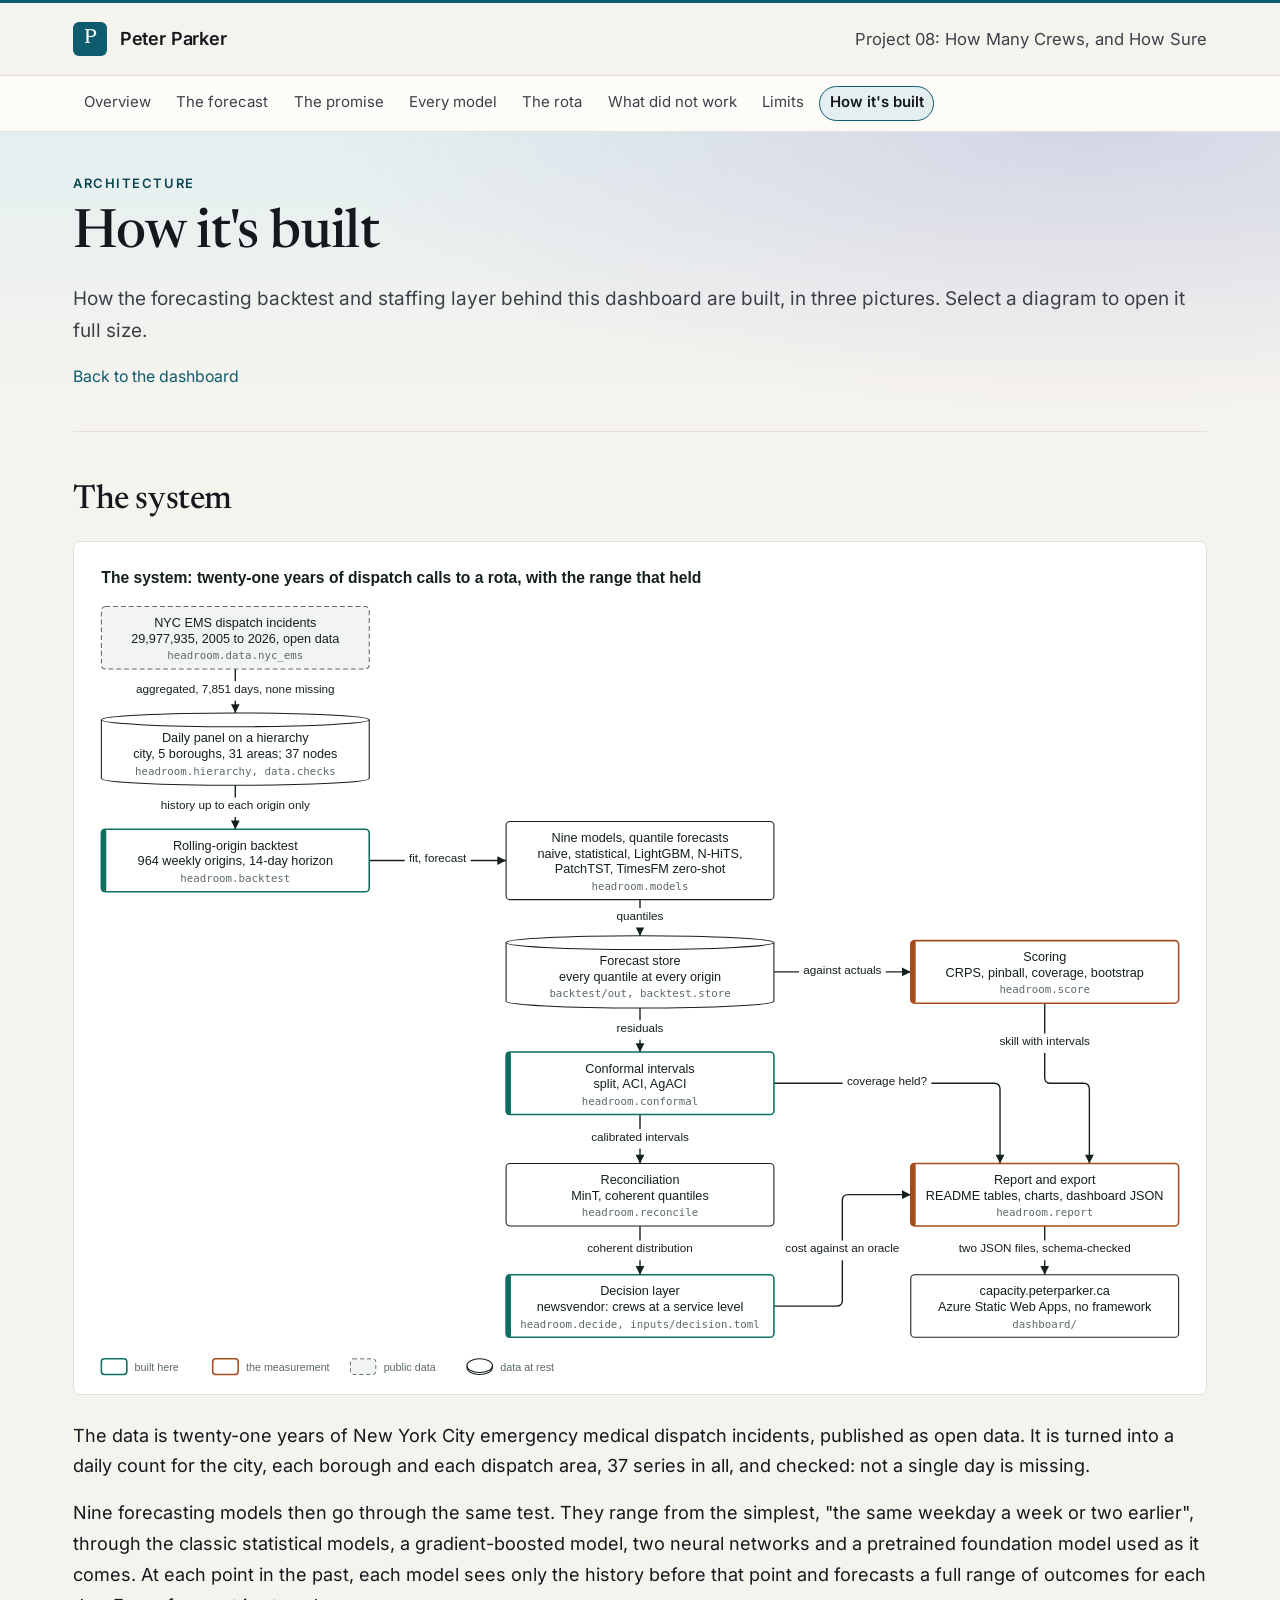
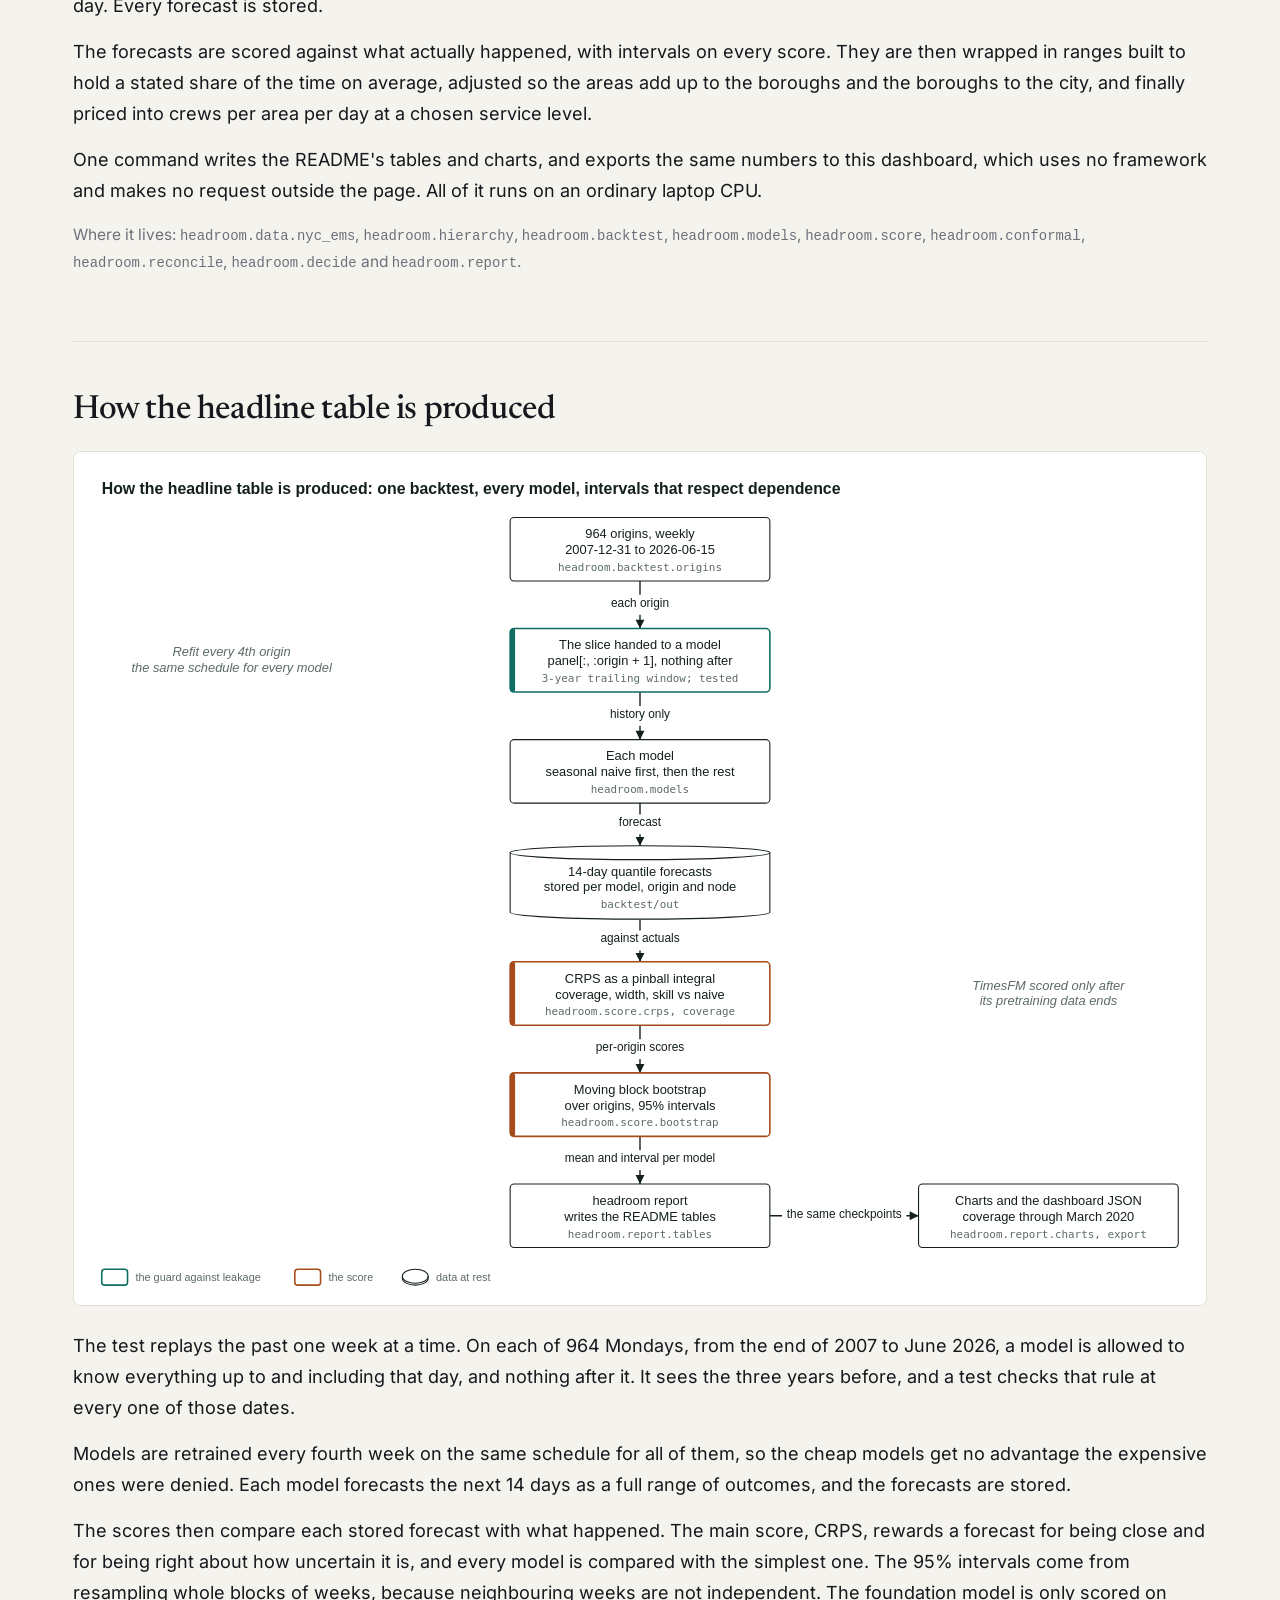
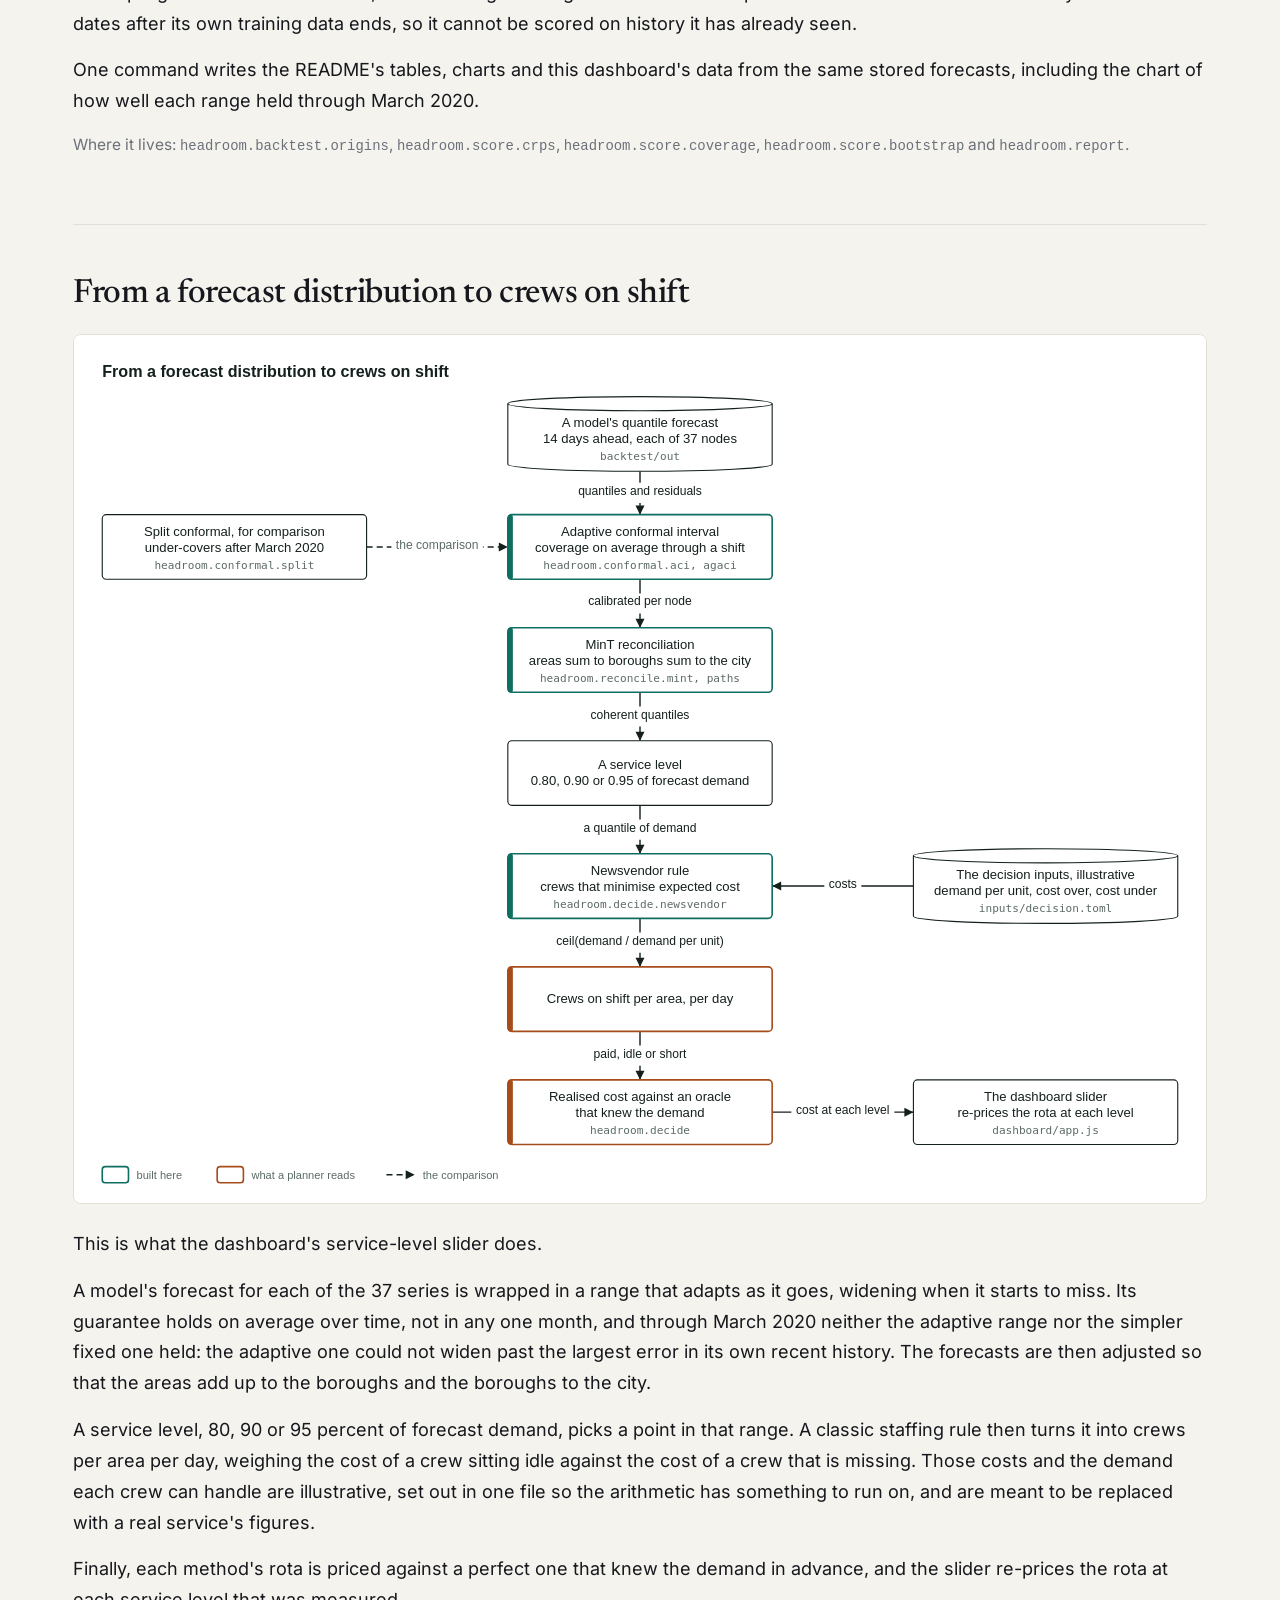
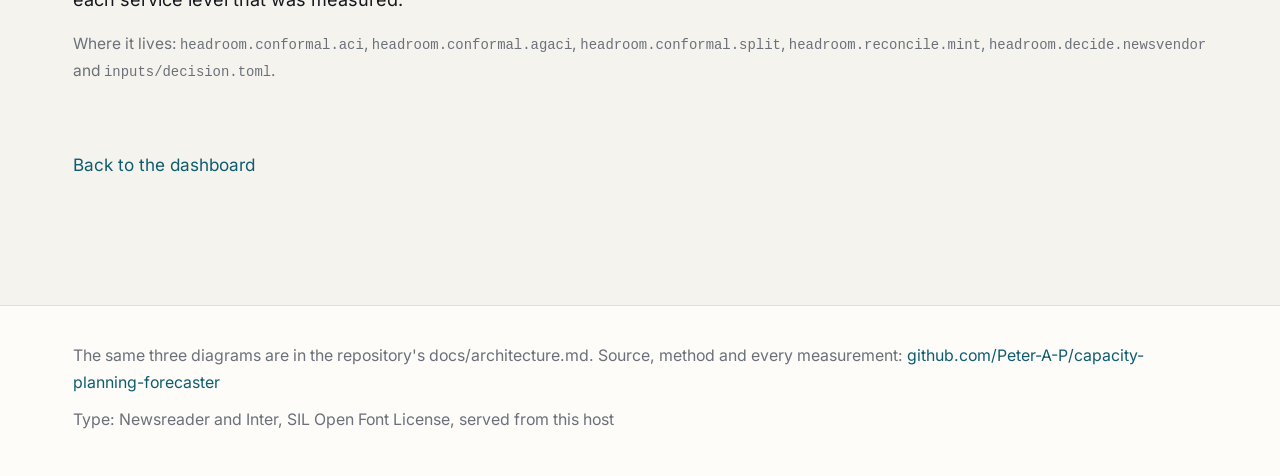
<file: dashboard/architecture.html>
<!doctype html>
<html lang="en">
<head>
<meta charset="utf-8">
<meta name="viewport" content="width=device-width, initial-scale=1">
<title>How it's built: How Many Crews, and How Sure</title>
<meta name="description" content="How the forecasting backtest and staffing layer behind this dashboard are built, in three diagrams.">
<link rel="icon" href="favicon.svg" type="image/svg+xml">
<link rel="apple-touch-icon" href="icon.png">
<link rel="stylesheet" href="style.css">
</head>
<body>
<header class="top">
  <div class="top-inner">
    <a class="brand" href="https://peterparker.ca"><span class="mono-mark" aria-hidden="true">P</span>Peter Parker</a>
    <p class="top-nav"><a href="https://peterparker.ca/projects/capacity-planning-forecaster/">Project 08: How Many Crews, and How Sure</a></p>
  </div>
</header>
<nav class="tabs" aria-label="This site">
  <div class="tabs-inner">
    <a href="index.html">Overview</a>
    <a href="index.html#fan-panel">The forecast</a>
    <a href="index.html#coverage-panel">The promise</a>
    <a href="index.html#models-panel">Every model</a>
    <a href="index.html#staffing-panel">The rota</a>
    <a href="index.html#refuted">What did not work</a>
    <a href="index.html#honesty">Limits</a>
    <a href="architecture.html" aria-current="page">How it's built</a>
  </div>
</nav>
<main>

  <header class="hero">
    <p class="eyebrow">Architecture</p>
    <h1>How it's built</h1>
    <p class="lead">
      How the forecasting backtest and staffing layer behind this dashboard are built, in three pictures. Select a diagram to open it full size.
    </p>
    <p class="hero-note"><a href="index.html">Back to the dashboard</a></p>
  </header>

  <section class="section" id="the-system">
    <h2>The system</h2>
    <figure class="arch-figure">
      <a href="architecture/system.svg"><img src="architecture/system.svg" width="1158" height="872" alt="Public emergency dispatch incidents are aggregated to a daily hierarchy, every model is run through one rolling-origin backtest and scored by CRPS with block-bootstrap intervals, conformal intervals and MinT reconciliation wrap the forecasts, a newsvendor layer prices them into crews, and the report exports the same numbers to a static dashboard; all of it on a CPU."></a>
    </figure>
    <div class="prose">
      <p>The data is twenty-one years of New York City emergency medical dispatch incidents, published as open data. It is turned into a daily count for the city, each borough and each dispatch area, 37 series in all, and checked: not a single day is missing.</p>
      <p>Nine forecasting models then go through the same test. They range from the simplest, "the same weekday a week or two earlier", through the classic statistical models, a gradient-boosted model, two neural networks and a pretrained foundation model used as it comes. At each point in the past, each model sees only the history before that point and forecasts a full range of outcomes for each day. Every forecast is stored.</p>
      <p>The forecasts are scored against what actually happened, with intervals on every score. They are then wrapped in ranges built to hold a stated share of the time on average, adjusted so the areas add up to the boroughs and the boroughs to the city, and finally priced into crews per area per day at a chosen service level.</p>
      <p>One command writes the README's tables and charts, and exports the same numbers to this dashboard, which uses no framework and makes no request outside the page. All of it runs on an ordinary laptop CPU.</p>
      <p class="where">Where it lives: <code>headroom.data.nyc_ems</code>, <code>headroom.hierarchy</code>, <code>headroom.backtest</code>, <code>headroom.models</code>, <code>headroom.score</code>, <code>headroom.conformal</code>, <code>headroom.reconcile</code>, <code>headroom.decide</code> and <code>headroom.report</code>.</p>
    </div>
  </section>

  <section class="section" id="how-the-headline-table-is-produced">
    <h2>How the headline table is produced</h2>
    <figure class="arch-figure">
      <a href="architecture/measurement.svg"><img src="architecture/measurement.svg" width="1142" height="860" alt="Each model sees only the 1,095 days before each of 964 weekly origins, refits every fourth origin, forecasts 14 days of quantiles, and is scored by CRPS and pinball against actuals with a moving block bootstrap over origins; headroom report writes the README tables from the stored forecasts."></a>
    </figure>
    <div class="prose">
      <p>The test replays the past one week at a time. On each of 964 Mondays, from the end of 2007 to June 2026, a model is allowed to know everything up to and including that day, and nothing after it. It sees the three years before, and a test checks that rule at every one of those dates.</p>
      <p>Models are retrained every fourth week on the same schedule for all of them, so the cheap models get no advantage the expensive ones were denied. Each model forecasts the next 14 days as a full range of outcomes, and the forecasts are stored.</p>
      <p>The scores then compare each stored forecast with what happened. The main score, CRPS, rewards a forecast for being close and for being right about how uncertain it is, and every model is compared with the simplest one. The 95% intervals come from resampling whole blocks of weeks, because neighbouring weeks are not independent. The foundation model is only scored on dates after its own training data ends, so it cannot be scored on history it has already seen.</p>
      <p>One command writes the README's tables, charts and this dashboard's data from the same stored forecasts, including the chart of how well each range held through March 2020.</p>
      <p class="where">Where it lives: <code>headroom.backtest.origins</code>, <code>headroom.score.crps</code>, <code>headroom.score.coverage</code>, <code>headroom.score.bootstrap</code> and <code>headroom.report</code>.</p>
    </div>
  </section>

  <section class="section" id="from-a-forecast-distribution-to-crews-on-shift">
    <h2>From a forecast distribution to crews on shift</h2>
    <figure class="arch-figure">
      <a href="architecture/decision.svg"><img src="architecture/decision.svg" width="1122" height="860" alt="A model&#x27;s quantiles are wrapped by adaptive conformal intervals, whose coverage holds on average over time, reconciled across the hierarchy so areas sum to the city, read at a service level, and priced by a newsvendor rule against stated costs into crews; the realised cost is compared with an oracle that knew demand."></a>
    </figure>
    <div class="prose">
      <p>This is what the dashboard's service-level slider does.</p>
      <p>A model's forecast for each of the 37 series is wrapped in a range that adapts as it goes, widening when it starts to miss. Its guarantee holds on average over time, not in any one month, and through March 2020 neither the adaptive range nor the simpler fixed one held: the adaptive one could not widen past the largest error in its own recent history. The forecasts are then adjusted so that the areas add up to the boroughs and the boroughs to the city.</p>
      <p>A service level, 80, 90 or 95 percent of forecast demand, picks a point in that range. A classic staffing rule then turns it into crews per area per day, weighing the cost of a crew sitting idle against the cost of a crew that is missing. Those costs and the demand each crew can handle are illustrative, set out in one file so the arithmetic has something to run on, and are meant to be replaced with a real service's figures.</p>
      <p>Finally, each method's rota is priced against a perfect one that knew the demand in advance, and the slider re-prices the rota at each service level that was measured.</p>
      <p class="where">Where it lives: <code>headroom.conformal.aci</code>, <code>headroom.conformal.agaci</code>, <code>headroom.conformal.split</code>, <code>headroom.reconcile.mint</code>, <code>headroom.decide.newsvendor</code> and <code>inputs/decision.toml</code>.</p>
    </div>
  </section>

  <p class="arch-back"><a href="index.html">Back to the dashboard</a></p>
</main>
<footer class="foot">
  <div class="foot-inner">
    <p>
      The same three diagrams are in the repository's docs/architecture.md. Source, method
      and every measurement: <a href="https://github.com/Peter-A-P/capacity-planning-forecaster">github.com/Peter-A-P/capacity-planning-forecaster</a>
    </p>
    <ul>
      <li>Type: Newsreader and Inter, SIL Open Font License, served from this host</li>
    </ul>
  </div>
</footer>
</body>
</html>
</file>
<file: dashboard/style.css>
/* One stylesheet, no framework, no build step. The page is a static file a stranger can read,
   and its stylesheet should be too.

   The palette, the type and the 3px rule over the page are peterparker.ca's, because this page
   is part of that site even though a separate host serves it. The two fonts are copied into
   this folder rather than linked from there: the page makes no off-origin request, and a font
   is a request. Both are SIL Open Font License; fonts/LICENSE.txt says where they came from.

   The chart colours are the ones src/headroom/report/charts.py draws the PNGs with, so the
   figures in the README and the figures here are the same figures. */

@font-face {
  font-family: "Newsreader";
  font-style: normal;
  font-weight: 200 800;
  font-display: swap;
  src: url(fonts/newsreader-latin.woff2) format("woff2");
}

@font-face {
  font-family: "Inter";
  font-style: normal;
  font-weight: 400 600;
  font-display: swap;
  src: url(fonts/inter-latin.woff2) format("woff2");
}

:root {
  color-scheme: light dark;
  --paper: #f5f3ee;
  --paper-soft: #fdfcf9;
  --ink: #16181d;
  --ink-soft: #3c4048;
  --ink-faint: #6b7079;
  --line: #e3dfd6;
  --line-2: #cfc9bd;
  --line-soft: #eeebe4;
  --accent: #0f5c6e;
  --accent-ink: #0b4653;
  --accent-soft: #e4eff1;
  --warn: #c0392b;
  --good: #1e7a4c;
  --alt: #6d3f9e;
  --shift: rgba(192, 57, 43, 0.09);
  /* The three levels of the hierarchy are an ordered set, so they are one hue in three
     steps rather than three colours: darkest is the city, lightest the dispatch areas. */
  --lv0: #0b4653;
  --lv1: #2f8294;
  --lv2: #7bb3c0;
  --serif: "Newsreader", Georgia, "Times New Roman", serif;
  --sans: "Inter", ui-sans-serif, system-ui, -apple-system, "Segoe UI", Roboto, sans-serif;
  --mono: ui-monospace, "Cascadia Mono", Consolas, "SF Mono", Menlo, monospace;
  --radius: 10px;
  --shadow: 0 6px 24px -18px rgba(0, 0, 0, 0.35);
  --column: 66rem;
}

@media (prefers-color-scheme: dark) {
  :root {
    --paper: #0e1013;
    --paper-soft: #15181d;
    --ink: #ece9e2;
    --ink-soft: #c9c6bf;
    --ink-faint: #969ba5;
    --line: #262a31;
    --line-2: #363b44;
    --line-soft: #1c2026;
    --accent: #7cc7d6;
    --accent-ink: #a9dde7;
    --accent-soft: #14262b;
    --warn: #f0736a;
    --good: #58c286;
    --alt: #b191e0;
    --shift: rgba(240, 115, 106, 0.13);
    --lv0: #cbeaf2;
    --lv1: #7cc7d6;
    --lv2: #3d8ea1;
    --shadow: 0 6px 24px -14px rgba(0, 0, 0, 0.6);
  }
}

* { box-sizing: border-box; }

html { font-size: 18px; -webkit-text-size-adjust: 100%; }

body {
  margin: 0;
  background: var(--paper);
  color: var(--ink);
  font-family: var(--sans);
  font-size: 1rem;
  line-height: 1.72;
  overflow-x: clip;
  border-top: 3px solid var(--accent);
  font-feature-settings: "cv11", "ss01";
}

main {
  max-width: var(--column);
  margin: 0 auto;
  padding: 0 1.5rem 5rem;
}

h1, h2, h3 {
  font-family: var(--serif);
  font-weight: 500;
  letter-spacing: -0.012em;
}

h1 { font-size: clamp(2.1rem, 4.6vw, 3rem); line-height: 1.1; margin: 0 0 1rem; }
h2 { font-size: clamp(1.55rem, 2.6vw, 2rem); line-height: 1.2; margin: 0 0 0.7rem; }
h3 { font-size: 1.2rem; line-height: 1.25; margin: 0 0 0.45rem; }
p { margin: 0 0 0.85rem; }

a { color: var(--accent); text-decoration: none; text-underline-offset: 0.15em; }
a:hover, a:focus-visible { text-decoration: underline; }
:focus-visible { outline: 2px solid var(--accent); outline-offset: 2px; }

code { font-family: var(--mono); font-size: 0.9em; }

strong { font-weight: 600; }

/* ---------------------------------------------------------------- the way back */

.top { border-bottom: 1px solid var(--line); background: var(--paper); }

.top-inner {
  max-width: var(--column);
  margin: 0 auto;
  padding: 0 1.5rem;
  height: 4rem;
  display: flex;
  align-items: center;
  justify-content: space-between;
  gap: 1rem;
}

.brand {
  display: inline-flex;
  align-items: center;
  gap: 0.7rem;
  color: var(--ink);
  font-weight: 600;
  letter-spacing: -0.01em;
}

.brand:hover { text-decoration: none; color: var(--accent-ink); }

.mono-mark {
  width: 1.9rem;
  height: 1.9rem;
  border-radius: 6px;
  background: var(--accent);
  color: #fdfcf9;
  font-family: var(--serif);
  font-weight: 500;
  font-size: 1.15rem;
  display: inline-flex;
  align-items: center;
  justify-content: center;
}

@media (prefers-color-scheme: dark) { .mono-mark { color: #0e1013; } }

.top-nav { font-size: 0.92rem; color: var(--ink-soft); text-align: right; margin: 0; }
.top-nav a { color: var(--ink-soft); }
.top-nav a:hover { color: var(--accent-ink); }

/* ---------------------------------------------------------------- hero */

.hero { position: relative; padding: 2.25rem 0 2.25rem; border-bottom: 1px solid var(--line); }


/* The first screen as on gate.peterparker.ca: a wash of the accent behind it, full width,
   fading into the page, and figure cards with a coloured rule across the top. */
.hero::before {
  content: "";
  position: absolute;
  z-index: -1;
  top: 0;
  bottom: 0;
  left: 50%;
  width: 100vw;
  margin-left: -50vw;
  background:
    radial-gradient(60rem 22rem at 85% 0%, color-mix(in srgb, var(--alt) 14%, transparent), transparent 70%),
    linear-gradient(180deg, var(--accent-soft), var(--paper) 85%);
}

.hero h1 .hl { color: var(--accent); }
.hero .eyebrow { color: var(--accent-ink); }
.hero .point { border-top: 3px solid var(--accent); box-shadow: var(--shadow); }
.hero .point.good { border-top-color: var(--good); }
.hero .point.violet { border-top-color: var(--alt); }
.hero .point .point-figure { color: var(--accent-ink); }
.hero .point.good .point-figure { color: var(--good); }
.hero .point.violet .point-figure { color: var(--alt); }
.hero .point .point-figure.down { color: var(--warn); }

.eyebrow {
  text-transform: uppercase;
  letter-spacing: 0.12em;
  font-size: 0.72rem;
  font-weight: 600;
  color: var(--ink-faint);
  margin: 0 0 0.6rem;
}

.lead { font-size: 1.05rem; color: var(--ink-soft); }

.hero-points {
  display: grid;
  grid-template-columns: repeat(auto-fit, minmax(12rem, 1fr));
  gap: 0.9rem;
  margin: 1.75rem 0 1.1rem;
}

.point {
  background: var(--paper-soft);
  border: 1px solid var(--line);
  border-radius: var(--radius);
  padding: 1rem 1.1rem;
}

.point-figure {
  display: block;
  font-family: var(--serif);
  font-size: 1.9rem;
  font-weight: 500;
  font-variant-numeric: tabular-nums;
  letter-spacing: -0.02em;
  line-height: 1.15;
  color: var(--ink);
}

.point-figure.up { color: var(--good); }
.point-figure.down { color: var(--warn); }

.point-unit {
  display: block;
  margin-top: 0.2rem;
  font-size: 0.84rem;
  font-weight: 600;
  color: var(--ink-soft);
  line-height: 1.35;
}

.point-label {
  display: block;
  margin-top: 0.4rem;
  padding-top: 0.4rem;
  border-top: 1px solid var(--line);
  font-size: 0.82rem;
  color: var(--ink-faint);
  line-height: 1.4;
}

.point-extra {
  display: block;
  margin-top: 0.25rem;
  font-size: 0.8rem;
  color: var(--ink-faint);
  line-height: 1.35;
  font-variant-numeric: tabular-nums;
}

.hero-models {
  position: relative;
  font-size: 0.86rem;
  color: var(--ink-soft);
  margin: 0 0 0.6rem;
}

/* A model's name that explains itself. The bubble hangs from the paragraph rather than
   from the word, because the paragraph is the one box that is always inside the page: a
   bubble anchored to a name at the end of a line would run off the right edge. It opens on
   focus as well as hover, so a keyboard reaches it and a tap on a phone opens it. */
.term {
  border-bottom: 1px dotted var(--ink-faint);
  cursor: help;
}

.term:hover, .term:focus { color: var(--accent-ink); border-bottom-color: var(--accent); }

.term::after {
  content: attr(data-note);
  position: absolute;
  /* The universal box-sizing rule does not reach pseudo-elements, and without this the
     padding pushed the bubble 15px past the paragraph and the page sideways on a phone. */
  box-sizing: border-box;
  left: 0;
  top: calc(100% + 0.4rem);
  width: min(32rem, 100%);
  padding: 0.7rem 0.85rem;
  background: var(--paper-soft);
  color: var(--ink-soft);
  border: 1px solid var(--line-2);
  border-radius: var(--radius);
  box-shadow: var(--shadow);
  font-size: 0.84rem;
  font-weight: 400;
  line-height: 1.5;
  z-index: 10;
  pointer-events: none;
  opacity: 0;
  visibility: hidden;
  transition: opacity 0.12s ease;
}

.term:hover::after, .term:focus::after { opacity: 1; visibility: visible; }

/* Read by a screen reader, drawn for nobody: the notes the bubbles show, as descriptions. */
.visually-hidden {
  position: absolute;
  width: 1px;
  height: 1px;
  overflow: hidden;
  clip-path: inset(50%);
  white-space: nowrap;
}

.hero-note { font-size: 0.88rem; color: var(--ink-faint); margin: 0; }

/* ---------------------------------------------------------------- sections */

.section { padding: 2.75rem 0; border-bottom: 1px solid var(--line); }
.section:last-of-type { border-bottom: 0; }
.section-lead { color: var(--ink-soft); }
.note { font-size: 0.86rem; color: var(--ink-faint); }

.warning {
  max-width: var(--column);
  margin: 1.25rem auto;
  padding: 0.9rem 1.1rem;
  border-left: 3px solid var(--warn);
  border-radius: 0 var(--radius) var(--radius) 0;
  background: color-mix(in srgb, var(--warn) 9%, transparent);
}

/* The callout a section's finding goes in, and the one an assumption goes in. Same shape,
   different weight: a finding is the point of the section, an assumption is the fine print
   that stops the finding being overread. */
.verdict {
  margin: 1.1rem 0 0;
  padding: 1rem 1.1rem;
  border-radius: 0 var(--radius) var(--radius) 0;
  background: var(--accent-soft);
  border-left: 3px solid var(--accent);
  font-size: 0.98rem;
}

.verdict p:last-child { margin-bottom: 0; }

.assumption {
  margin: 1.1rem 0 0;
  padding: 0.9rem 1.1rem;
  border: 1px solid var(--line);
  border-left: 3px solid var(--line-2);
  border-radius: 0 var(--radius) var(--radius) 0;
  background: var(--paper-soft);
  font-size: 0.88rem;
  color: var(--ink-soft);
}

.assumption p:last-child { margin-bottom: 0; }

/* ---------------------------------------------------------------- controls */

.controls {
  display: grid;
  grid-template-columns: repeat(auto-fit, minmax(13rem, 1fr));
  gap: 1rem;
  margin: 1.25rem 0;
  padding: 1rem;
  background: var(--paper-soft);
  border: 1px solid var(--line);
  border-radius: var(--radius);
}

.control { display: flex; flex-direction: column; gap: 0.4rem; min-width: 0; }
.control.wide { grid-column: 1 / -1; }

label { font-size: 0.85rem; font-weight: 600; color: var(--ink-soft); }

.hint {
  display: block;
  font-weight: 400;
  font-size: 0.78rem;
  color: var(--ink-faint);
  margin-top: 0.1rem;
}

select, input[type="range"] { width: 100%; font: inherit; accent-color: var(--accent); }

select {
  padding: 0.5rem 0.6rem;
  border: 1px solid var(--line-2);
  border-radius: 8px;
  background: var(--paper-soft);
  color: var(--ink);
  font-size: 0.9rem;
}

input[type="range"] { height: 1.6rem; }

output { font-variant-numeric: tabular-nums; color: var(--accent-ink); font-weight: 600; }

/* ---------------------------------------------------------------- charts */

.chart-figure { margin: 1.1rem 0; }
.chart { width: 100%; }
.chart svg { width: 100%; height: auto; display: block; touch-action: pan-y; }

/* A chart whose labels are words rather than ticks cannot be shrunk to a phone's width and
   still be read, so it keeps its size and scrolls sideways instead. */
.wide-chart { overflow-x: auto; -webkit-overflow-scrolling: touch; }
.wide-chart svg { min-width: 40rem; }

figcaption { font-size: 0.83rem; color: var(--ink-faint); margin-top: 0.5rem; }

.gridline { stroke: var(--line); stroke-width: 1; }
.axis-line { stroke: var(--line-2); stroke-width: 1; }
.tick { fill: var(--ink-faint); font-size: 11px; }
.axis-title { fill: var(--ink-faint); font-size: 11px; font-weight: 600; letter-spacing: 0.04em; text-transform: uppercase; }
.series { fill: none; stroke-linejoin: round; stroke-linecap: round; stroke-width: 1.5; }
.band { fill: var(--accent); stroke: none; }

/* The three conformal methods, and the swatch that names each one. Set here rather than on
   the element so that both follow the palette into dark mode. */
.m0 { stroke: var(--accent); }
.m1 { stroke: var(--warn); }
.m2 { stroke: var(--alt); }
.sw0 { background: var(--accent); }
.sw1 { background: var(--warn); }
.sw2 { background: var(--alt); }
.sw-ink { background: var(--ink); }
.sw-accent { background: var(--accent); }
.sw-band { background: var(--accent); }
.sw-warn { background: var(--warn); color: var(--warn); }
.sw-faint { background: var(--ink-faint); color: var(--ink-faint); }
.nominal { stroke: var(--ink-faint); stroke-width: 1; stroke-dasharray: 5 4; fill: none; }
.actual-line { fill: none; stroke: var(--ink); stroke-width: 1.5; stroke-linejoin: round; }
.median { fill: none; stroke: var(--accent); stroke-width: 1.75; stroke-linejoin: round; }
/* Over 911 origins a 1.5px line is a solid block; these are the same lines, drawn for a
   view that has ten times as many points in the same width. */
.actual-line.thin, .median.thin { stroke-width: 0.8; }

.service { fill: none; stroke: var(--warn); stroke-width: 1.5; stroke-dasharray: 6 4; }
.shift-span { fill: var(--shift); }
.shift-label { fill: var(--ink-faint); font-size: 10.5px; letter-spacing: 0.06em; text-transform: uppercase; }
.cursor { stroke: var(--ink-faint); stroke-width: 1; stroke-dasharray: 3 3; }
.dot { stroke: var(--paper-soft); stroke-width: 1.5; fill: var(--ink); }
.dot.median { fill: var(--accent); }
.dot.m0 { fill: var(--accent); }
.dot.m1 { fill: var(--warn); }
.dot.m2 { fill: var(--alt); }
.catcher { cursor: crosshair; }

/* The models panel. A bar is a length, so it gets a fill and no outline; the interval is
   a hairline through it, in ink rather than in the series colour, because it is not a
   fourth series. */
.bar { stroke: none; }
.bar.lv0 { fill: var(--lv0); }
.bar.lv1 { fill: var(--lv1); }
.bar.lv2 { fill: var(--lv2); }
.bar.own { fill-opacity: 0.7; stroke: var(--ink-faint); stroke-width: 1; stroke-dasharray: 3 2; }
.sw-lv0 { background: var(--lv0); }
.sw-lv1 { background: var(--lv1); }
.sw-lv2 { background: var(--lv2); }
.whisker { stroke: var(--ink-soft); stroke-width: 1; }
.zero { stroke: var(--ink-faint); stroke-width: 1.25; }
.zero-label { fill: var(--ink-faint); font-size: 10.5px; }
.bar-value { fill: var(--ink-soft); font-size: 11px; font-variant-numeric: tabular-nums; }
.row-label { fill: var(--ink); font-size: 12px; font-weight: 600; }
.row-note { fill: var(--ink-faint); font-size: 10.5px; }
.divider { stroke: var(--line-2); stroke-width: 1; stroke-dasharray: 4 3; }

/* The divider's label sits on the line, and the plate is the page's own background painted
   over the line behind it, so the two never overprint. It is a fill rather than a border:
   the label is a break in the rule, not a box on top of it. */
.divider-plate { fill: var(--paper); }

.divider-label {
  fill: var(--ink-soft);
  font-size: 10px;
  font-weight: 600;
  letter-spacing: 0.08em;
  text-transform: uppercase;
}

.legend { display: flex; flex-wrap: wrap; gap: 0.45rem; margin: 0.25rem 0 0.5rem; }

.legend-item {
  display: inline-flex;
  align-items: center;
  gap: 0.4rem;
  font-size: 0.82rem;
  padding: 0.3rem 0.7rem;
  border: 1px solid var(--line-2);
  border-radius: 999px;
  background: var(--paper-soft);
  color: var(--ink-soft);
}

.swatch { width: 14px; height: 3px; border-radius: 2px; display: inline-block; flex: none; }
.swatch.dashed { background: repeating-linear-gradient(90deg, currentColor 0 4px, transparent 4px 7px); }
.swatch.block { height: 11px; border-radius: 3px; opacity: 0.3; }
/* A bar's swatch is the bar's colour at full strength: it names a series, not a band. */
.swatch.solid { height: 11px; border-radius: 3px; }

/* The hover readout. One row per series, values right-aligned so they line up as a column. */
.readout {
  min-height: 1.6rem;
  margin: 0.3rem 0 0;
  font-size: 0.84rem;
  color: var(--ink-soft);
  font-variant-numeric: tabular-nums;
}

.readout .when { font-weight: 600; color: var(--ink); margin-right: 0.6rem; }
.readout .pair { margin-right: 0.9rem; white-space: nowrap; }
.readout .key { color: var(--ink-faint); }

/* ---------------------------------------------------------------- tables */

.table-wrap { overflow-x: auto; -webkit-overflow-scrolling: touch; }

table { width: 100%; border-collapse: collapse; font-size: 0.9rem; }

th, td {
  text-align: left;
  padding: 0.5rem 0.75rem;
  border-bottom: 1px solid var(--line);
  white-space: nowrap;
}

th {
  font-weight: 600;
  color: var(--ink);
  font-size: 0.82rem;
  background: var(--line-soft);
  border-bottom-color: var(--line-2);
  vertical-align: bottom;
}

tbody th { background: transparent; font-size: 0.9rem; }
/* A row label that carries its window as well as its name is the one cell allowed to wrap,
   so that one long label does not push the whole table out of its column. */
tbody th.wrap { white-space: normal; max-width: 14rem; }

td.num, th.num { text-align: right; font-variant-numeric: tabular-nums; }

/* Seven columns of estimate and interval is a table that only just fits the column this
   page is set in, so it is given narrower gutters rather than a scrollbar it does not
   need. It still scrolls on a narrow screen, like every other table here. */
.tight th, .tight td { padding-left: 0.55rem; padding-right: 0.55rem; }

caption { caption-side: bottom; text-align: left; color: var(--ink-faint); font-size: 0.83rem; padding-top: 0.6rem; }

tbody tr.reference { background: var(--accent-soft); }

.interval { color: var(--ink-faint); font-size: 0.82em; }

.better { color: var(--good); font-weight: 600; }
.worse { color: var(--warn); font-weight: 600; }

/* ---------------------------------------------------------------- headline stats */

.headline {
  display: grid;
  grid-template-columns: repeat(auto-fit, minmax(11rem, 1fr));
  gap: 0.9rem;
  margin: 1.25rem 0;
}

.stat {
  background: var(--paper-soft);
  border: 1px solid var(--line);
  border-radius: var(--radius);
  padding: 1rem 1.1rem;
}

.figure {
  display: block;
  font-family: var(--serif);
  font-size: 1.75rem;
  font-weight: 500;
  font-variant-numeric: tabular-nums;
  letter-spacing: -0.02em;
  line-height: 1.15;
}

.stat.up .figure { color: var(--good); }
.stat.down .figure { color: var(--warn); }

.caption { display: block; margin-top: 0.3rem; font-size: 0.82rem; color: var(--ink-faint); line-height: 1.4; }

.range { display: block; font-size: 0.78rem; color: var(--ink-faint); font-variant-numeric: tabular-nums; }

/* ---------------------------------------------------------------- disclosure */

.disclose {
  border: 1px solid var(--line);
  border-radius: var(--radius);
  padding: 0 1.1rem;
  margin: 1.1rem 0;
  background: var(--paper-soft);
}

.disclose summary {
  display: flex;
  align-items: baseline;
  gap: 0.6rem;
  cursor: pointer;
  padding: 0.8rem 0 0.8rem 0.25rem;
  font-weight: 600;
  font-size: 0.94rem;
  list-style: none;
}

.disclose summary::-webkit-details-marker { display: none; }

.disclose summary::before {
  content: "\203A";
  flex: none;
  width: 0.6em;
  text-align: center;
  font-size: 1.2em;
  line-height: 1;
  color: var(--ink-faint);
  transform: rotate(90deg);
  transition: transform 0.12s ease;
}

.disclose[open] summary::before { transform: rotate(270deg); }
.disclose summary:hover { color: var(--accent-ink); }
.disclose[open] summary { border-bottom: 1px solid var(--line); margin-bottom: 0.75rem; }
.disclose > *:last-child { margin-bottom: 0.85rem; }

@media (prefers-reduced-motion: reduce) {
  .disclose summary::before { transition: none; }
  .term::after { transition: none; }
}

/* ---------------------------------------------------------------- footer */

.foot {
  border-top: 1px solid var(--line);
  background: var(--paper-soft);
  margin-top: 2rem;
}

.foot-inner {
  max-width: var(--column);
  margin: 0 auto;
  padding: 2rem 1.5rem 2.5rem;
  font-size: 0.88rem;
  color: var(--ink-faint);
}

.foot-inner p { margin: 0 0 0.5rem; }

.foot-inner ul { list-style: none; margin: 0; padding: 0; display: flex; flex-wrap: wrap; gap: 0.5rem 1.5rem; }

@media (max-width: 34rem) {
  html { font-size: 17px; }
  main { padding: 0 1rem 3rem; }
  .top-inner { padding: 0 1rem; height: auto; min-height: 4rem; flex-wrap: wrap; gap: 0.25rem 1rem; padding-top: 0.6rem; padding-bottom: 0.6rem; }
  .top-nav { text-align: left; }
  .controls { padding: 0.85rem; }
  .foot-inner { padding: 1.5rem 1rem 2rem; }
}

/* ---------------------------------------------------------------- the menu */

/* The page's sections and the architecture page, as pills, as on the other project pages. */
.tabs { border-bottom: 1px solid var(--line); background: var(--paper-soft); }

.tabs-inner {
  max-width: var(--column);
  margin: 0 auto;
  padding: 0.55rem 1.5rem;
  display: flex;
  flex-wrap: wrap;
  gap: 0.2rem;
}

.tabs a {
  font-size: 0.83rem;
  padding: 0.2rem 0.55rem;
  border-radius: 999px;
  border: 1px solid transparent;
  color: var(--ink-soft);
}

.tabs a:hover { text-decoration: none; border-color: var(--line-2); color: var(--accent-ink); }

.tabs a[aria-current] {
  border-color: var(--accent);
  background: var(--accent-soft);
  color: var(--ink);
  font-weight: 600;
}

@media (max-width: 46rem) {
  /* One row that scrolls sideways, rather than rows of pills above the page. */
  .tabs-inner { padding: 0.5rem 1.1rem; flex-wrap: nowrap; overflow-x: auto; scrollbar-width: none; }
  .tabs a { flex: none; }
}

/* ---------------------------------------------------------------- the architecture page */

/* The diagrams are white-ground SVGs generated from a specification, so they sit on their own
   card in both themes, and each opens full size for narrow screens. */
.arch-figure { margin: 1.1rem 0 1.4rem; }
.arch-figure a { display: block; }
.arch-figure img {
  display: block;
  width: 100%;
  height: auto;
  background: #ffffff;
  border: 1px solid var(--line);
  border-radius: 8px;
}
.prose .where { font-size: 0.86rem; color: var(--ink-faint); }
.arch-back { margin: 0; font-size: 0.95rem; }

/* ---------------------------------------------------------------- shared components

   Brought across from the portfolio's shared stylesheet (project 12 is the reference) so this
   page carries the same blocks as the newer sites: the button, the table of contents, the part
   header, the pipeline, the cards for what did not work, the chips and the glossary. */

/* The one way straight to the result, for a reader who came for that and not the method. */
.hero-cta { margin: 0 0 0.7rem; }

.button {
  display: inline-block;
  padding: 0.6rem 1.1rem;
  border-radius: var(--radius);
  background: var(--accent);
  color: var(--paper);
  font-weight: 600;
  text-decoration: none;
}

.button:hover, .button:focus-visible { background: var(--accent-ink); color: var(--paper); text-decoration: none; }
section[id] { scroll-margin-top: 1rem; }

/* The baseline's bar is neutral, so the reader sees what is being beaten. */
.bar.base { fill: var(--ink-faint); }
.sw-base { background: var(--ink-faint); }
.catcher:focus-visible { outline: none; stroke: var(--accent); stroke-width: 1.5; }

/* A label a line runs through gets a halo in the page colour, so it stays readable. */
.halo { paint-order: stroke; stroke: var(--paper); stroke-width: 4px; stroke-linejoin: round; }

/* On this page. */
.toc { padding: 1.5rem 0 1.75rem; border-bottom: 1px solid var(--line); }
.toc ol {
  margin: 0;
  padding: 0;
  list-style: none;
  counter-reset: toc;
  columns: 2 16rem;
  column-gap: 2rem;
}
.toc li { counter-increment: toc; margin: 0 0 0.3rem; break-inside: avoid; font-size: 0.93rem; }
.toc li::before {
  content: counter(toc, decimal-leading-zero);
  font-variant-numeric: tabular-nums;
  color: var(--ink-faint);
  font-size: 0.78rem;
  margin-right: 0.6rem;
}

.part { padding: 3.5rem 0 0.5rem; }
.part-title { font-size: clamp(1.75rem, 3.4vw, 2.4rem); line-height: 1.15; margin-bottom: 0.9rem; }

/* The whole idea in one picture. */
.pipeline {
  list-style: none;
  margin: 1.5rem 0;
  padding: 0;
  display: grid;
  grid-template-columns: repeat(var(--steps, 7), minmax(0, 1fr));
  gap: 0.6rem;
}
.pipeline.steps-6 { --steps: 6; }
@media (max-width: 60rem) {
  .pipeline { grid-template-columns: repeat(auto-fit, minmax(9rem, 1fr)); }
}
.pipeline li {
  display: flex;
  flex-direction: column;
  gap: 0.25rem;
  padding: 0.8rem 0.75rem 0.9rem;
  background: var(--paper-soft);
  border: 1px solid var(--line);
  border-radius: var(--radius);
  font-size: 0.82rem;
  color: var(--ink-soft);
  line-height: 1.45;
}
.pipeline li strong { font-family: var(--serif); font-size: 1.15rem; font-weight: 500; color: var(--ink); }
.pipeline li.key { border-color: var(--accent); background: var(--accent-soft); }
.step {
  width: 1.6rem;
  height: 1.6rem;
  border-radius: 50%;
  background: var(--accent);
  color: var(--paper-soft);
  font-size: 0.8rem;
  font-weight: 600;
  display: inline-flex;
  align-items: center;
  justify-content: center;
  margin-bottom: 0.2rem;
}

/* What did not work: one card each, a red rule across the top. */
.cards { display: grid; grid-template-columns: repeat(auto-fit, minmax(13rem, 1fr)); gap: 0.9rem; margin: 1.25rem 0; }
.card-note { padding: 1rem 1.1rem; background: var(--paper-soft); border: 1px solid var(--line); border-top: 3px solid var(--warn); border-radius: var(--radius); }
.card-note h3 { font-size: 1.08rem; }
.card-note p { font-size: 0.9rem; color: var(--ink-soft); margin: 0; }

.chips { list-style: none; padding: 0; margin: 1.25rem 0; display: flex; flex-wrap: wrap; gap: 0.45rem; }
.chips li { padding: 0.25rem 0.75rem; border: 1px solid var(--line-2); border-radius: 999px; font-size: 0.82rem; background: var(--paper-soft); color: var(--ink-soft); }

.glossary { margin: 0 0 0.9rem; }
.glossary dt { font-weight: 600; margin-top: 0.7rem; }
.glossary dd { margin: 0.15rem 0 0; color: var(--ink-soft); font-size: 0.92rem; }

.disclose ul { padding-left: 1.2rem; }
.disclose li { margin-bottom: 0.5rem; }

@media (max-width: 34rem) {
  .toc ol { columns: 1; }
}
</file>
